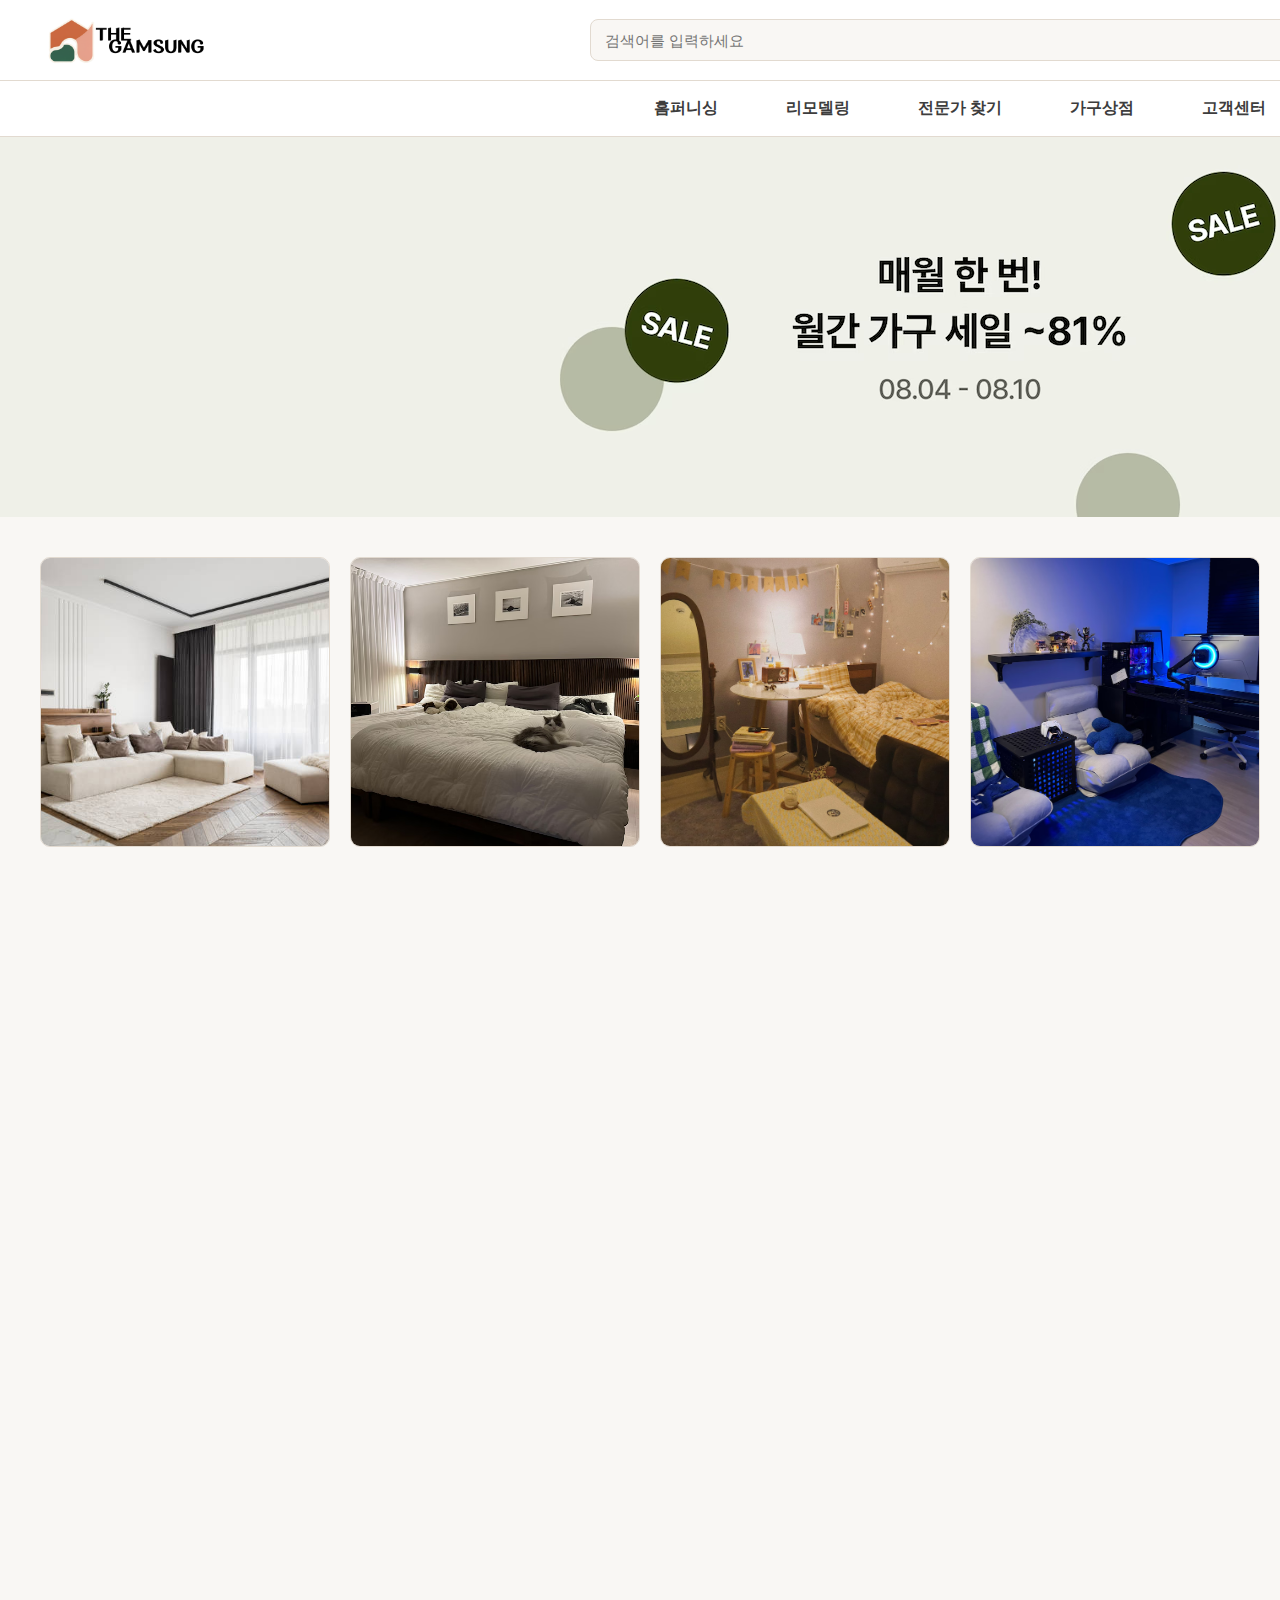
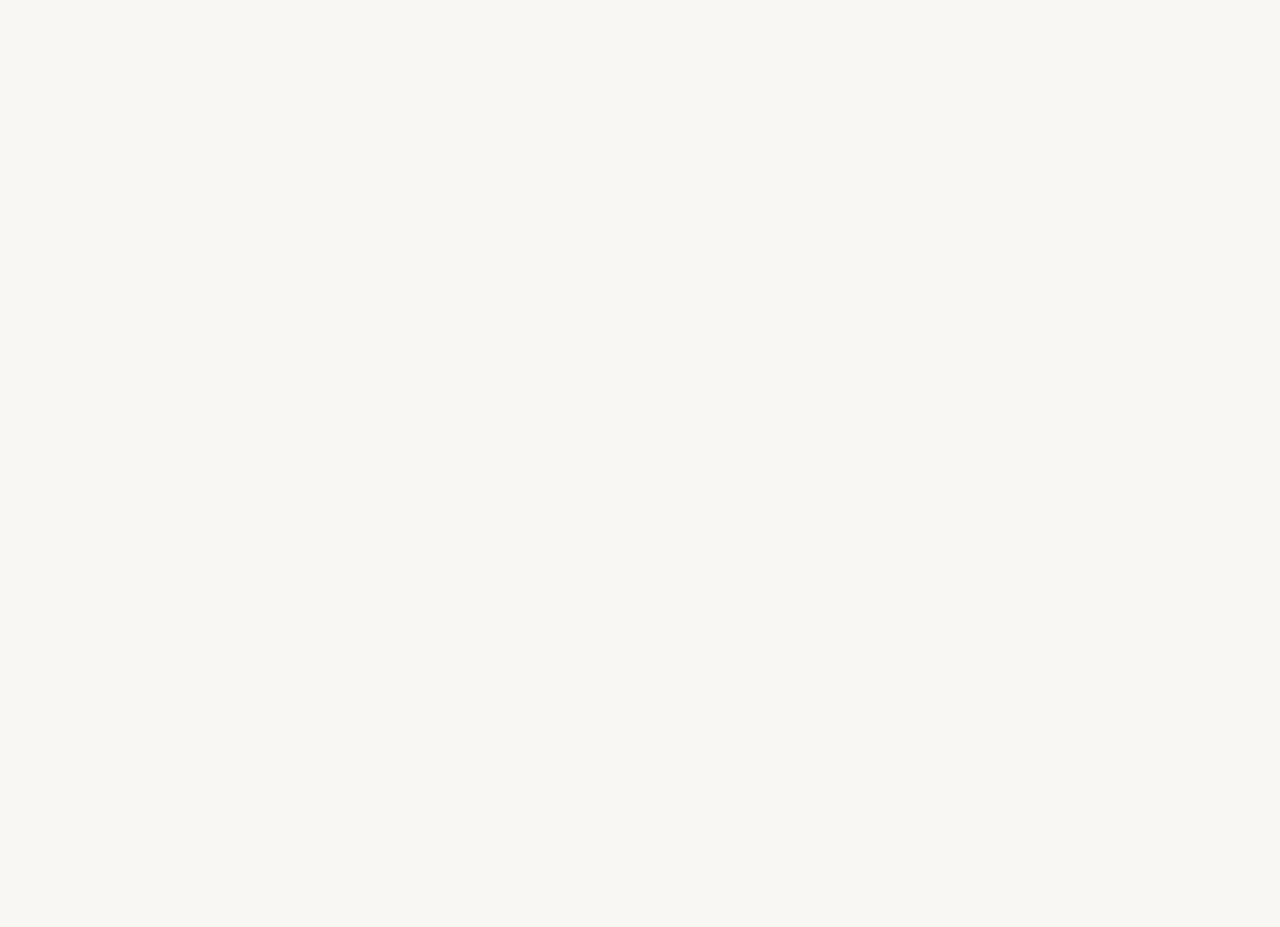
<file: index.html>
<!DOCTYPE html>
<html lang="ko">
   <head>
      <meta charset="UTF-8" />
      <meta name="viewport" content="width=device-width, initial-scale=1" />
      <title>The GamSung</title>
      <link rel="stylesheet" href="./css/style.css" />
      <link rel="stylesheet" href="./css/index.css" />
   </head>
   <body>
      <div id="wrap">
         <header class="hs-header">
            <div class="hs-top">
               <a class="hs-logo" href="./index.html">
                  <img src="./img/logo/logo (4).png" alt="The GamSung 로고" />
               </a>

               <form class="hs-search" action="/search" role="search">
                  <input type="search" name="q" placeholder="검색어를 입력하세요" aria-label="검색" />
                  <button type="submit" aria-label="검색">검색</button>
               </form>

               <nav class="hs-utils" aria-label="로그인 영역">
                  <span data-auth="guest">
                     <a href="./login.html">로그인</a>
                     <a href="./signup.html">회원가입</a>
                  </span>
                  <span data-auth="user" class="hide">
                     <a href="/mypage">마이페이지</a>
                     <button type="button" id="logout-btn" class="linklike">로그아웃</button>
                  </span>
               </nav>
            </div>

            <nav class="hs-gnb" aria-label="주요 카테고리">
               <ul class="hs-gnb-list">
                  <li><a href="./homefurnishing.html">홈퍼니싱</a></li>
                  <li><a href="./remodeling.html">리모델링</a></li>
                  <li><a href="./experts.html">전문가 찾기</a></li>
                  <li><a href="./shop.html">가구상점</a></li>
                  <li><a href="./help.html">고객센터</a></li>
               </ul>
            </nav>
         </header>

         <main class="content">
            <div class="benner">
               <img src="./img/imgs/benner/v1-398976068386944.avif" alt="메인 배너" />
            </div>

            <section class="itemcard" aria-label="추천 상품">
               <article class="card">
                  <img src="./img/imgs/interior (18).jpg" alt="제품 이미지 1" />
               </article>
               <article class="card">
                  <img src=" ./img/imgs/interior (2).avif" alt="제품 이미지 2" />
               </article>
               <article class="card">
                  <img src="./img/imgs/interior (4).avif" alt="제품 이미지 3" />
               </article>
               <article class="card">
                  <img src="./img/imgs/interior (5).avif" alt="제품 이미지 4" />
               </article>
               <article class="card">
                  <img src="./img/imgs/interior (11).jpg" alt="제품 이미지 5" />
               </article>
               <article class="card">
                  <img src="./img/imgs/interior (15).jpg" alt="제품 이미지 6" />
               </article>
            </section>

            <section class="split-hero-list" aria-label="라이프스타일 섹션">
               <div class="split-left">
                  <img src="./img/imgs/benner/pexels-element5-1125135.jpg" alt="라이프스타일 이미지" />
               </div>
               <div class="split-right">
                  <div class="prod-grid" aria-label="상품 리스트">
                     <article class="prod">
                        <img src="./img/imgs/interior (15).jpg" alt="상품 이미지 1" />
                     </article>
                     <article class="prod">
                        <img src="./img/imgs/interior (16).jpg" alt="상품 이미지 2" />
                     </article>
                     <article class="prod">
                        <img src="./img/imgs/interior (17).jpg" alt="상품 이미지 3" />
                     </article>
                     <article class="prod">
                        <img src="./img/imgs/interior (18).jpg" alt="상품 이미지 4" />
                     </article>
                     <article class="prod">
                        <img src="./img/imgs/interior (13).jpg" alt="상품 이미지 5" />
                     </article>
                     <article class="prod">
                        <img src="./img/imgs/interior (20).jpg" alt="상품 이미지 6" />
                     </article>
                  </div>
               </div>
            </section>
         </main>
      </div>

      <script>
         const authed = localStorage.getItem('auth') === '1';
         const guest = document.querySelector('[data-auth="guest"]');
         const user = document.querySelector('[data-auth="user"]');
         if (guest && user) {
            guest.classList.toggle('hide', authed);
            user.classList.toggle('hide', !authed);
         }
         const logoutBtn = document.getElementById('logout-btn');
         if (logoutBtn) {
            logoutBtn.addEventListener('click', () => {
               localStorage.removeItem('auth');
               location.reload();
            });
         }
      </script>
   </body>
</html>
</file>
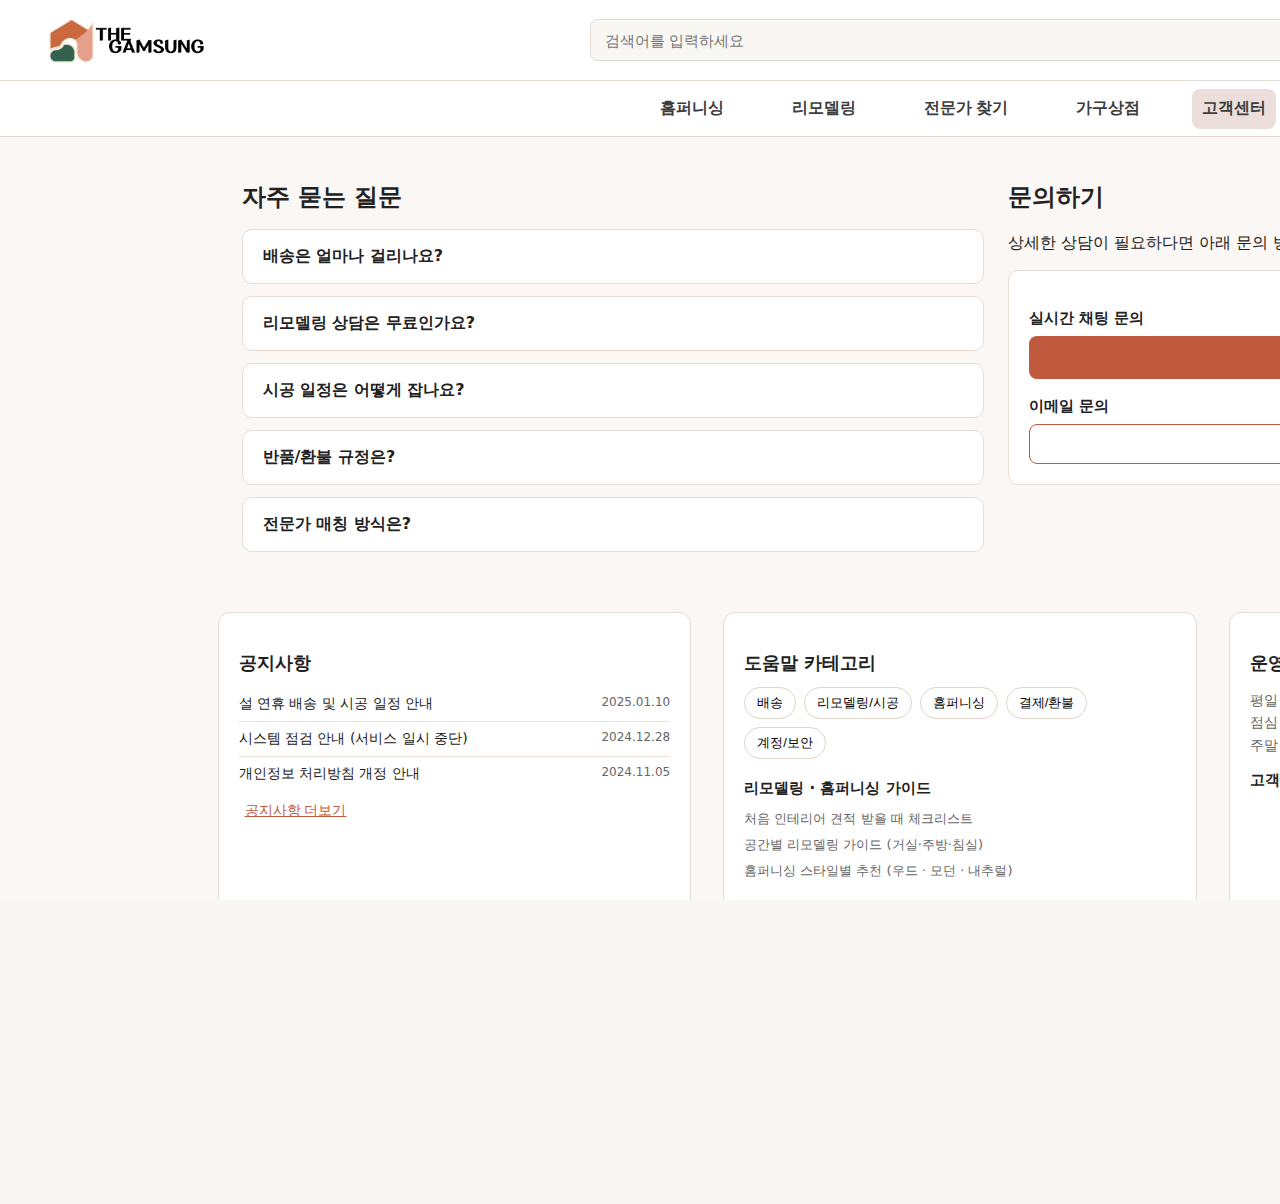
<file: help.html>
<!DOCTYPE html>
<html lang="ko">
   <head>
      <meta charset="UTF-8" />
      <meta name="viewport" content="width=device-width, initial-scale=1" />
      <title>The GamSung · 고객센터</title>
      <link rel="stylesheet" href="./css/style.css" />
      <link rel="stylesheet" href="./css/index.css" />
      <link rel="stylesheet" href="./css/help.css" />
   </head>

   <body>
      <div id="wrap">
         <header class="hs-header">
            <div class="hs-top">
               <a class="hs-logo" href="./index.html">
                  <img src="./img/logo/logo (4).png" alt="The GamSung 로고" />
               </a>

               <form class="hs-search" action="/search" role="search">
                  <input type="search" name="q" placeholder="검색어를 입력하세요" aria-label="검색" />
                  <button type="submit" aria-label="검색">검색</button>
               </form>

               <nav class="hs-utils" aria-label="로그인 영역">
                  <span data-auth="guest">
                     <a href="./login.html">로그인</a>
                     <a href="./signup.html">회원가입</a>
                  </span>
                  <span data-auth="user" class="hide">
                     <a href="./mypage.html">마이페이지</a>
                     <button type="button" id="logout-btn" class="linklike">로그아웃</button>
                  </span>
               </nav>
            </div>

            <nav class="hs-gnb">
               <ul class="hs-gnb-list">
                  <li><a href="./homefurnishing.html">홈퍼니싱</a></li>
                  <li><a href="./remodeling.html">리모델링</a></li>
                  <li><a href="./experts.html">전문가 찾기</a></li>
                  <li><a href="./shop.html">가구상점</a></li>
                  <li class="is-active"><a href="./help.html">고객센터</a></li>
               </ul>
            </nav>
         </header>

         <main class="help-container">
            <!-- 상단 2열 -->
            <div class="help-layout">
               <!-- FAQ -->
               <section class="help-faq">
                  <h2>자주 묻는 질문</h2>

                  <div class="faq-list">
                     <details>
                        <summary>배송은 얼마나 걸리나요?</summary>
                        <p>상품과 지역에 따라 다르며, 보통 평일 기준 2~5일 소요됩니다.</p>
                     </details>

                     <details>
                        <summary>리모델링 상담은 무료인가요?</summary>
                        <p>네, 전문가와의 사전 상담은 모두 무료로 진행됩니다.</p>
                     </details>

                     <details>
                        <summary>시공 일정은 어떻게 잡나요?</summary>
                        <p>상담 후 희망 일정과 현장 상황을 고려해 시공팀이 안내드립니다.</p>
                     </details>

                     <details>
                        <summary>반품/환불 규정은?</summary>
                        <p>제품 수령 후 7일 이내, 미사용 상품에 대해 가능합니다.</p>
                     </details>

                     <details>
                        <summary>전문가 매칭 방식은?</summary>
                        <p>희망 스타일·예산·지역을 기반으로 가장 적합한 전문가를 추천합니다.</p>
                     </details>
                  </div>
               </section>

               <!-- 문의하기 -->
               <div>
                  <h2>문의하기</h2>
                  <p>상세한 상담이 필요하다면 아래 문의 방법을 이용해주세요.</p>
                  <aside class="help-side">
                     <h3>실시간 채팅 문의</h3>
                     <a href="/contact" class="help-btn-primary">1:1 문의하기</a>

                     <h3>이메일 문의</h3>
                     <a href="mailto:support@gamsung.com" class="help-btn-secondary">이메일 보내기</a>
                  </aside>
               </div>
            </div>

            <!-- 하단 -->
            <div class="help-footer-wrap">
               <section class="help-footer">
                  <!-- 공지사항 -->
                  <div class="help-foot-col">
                     <h3>공지사항</h3>
                     <ul class="help-notice-list">
                        <li>
                           <a href="#">설 연휴 배송 및 시공 일정 안내</a>
                           <span class="date">2025.01.10</span>
                        </li>
                        <li>
                           <a href="#">시스템 점검 안내 (서비스 일시 중단)</a>
                           <span class="date">2024.12.28</span>
                        </li>
                        <li>
                           <a href="#">개인정보 처리방침 개정 안내</a>
                           <span class="date">2024.11.05</span>
                        </li>
                     </ul>
                     <button type="button" class="help-link-btn">공지사항 더보기</button>
                  </div>

                  <!-- 도움말 + 가이드 + 상담현황 + 후기 -->
                  <div class="help-foot-col">
                     <h3>도움말 카테고리</h3>

                     <div class="help-chip-wrap">
                        <button class="help-chip">배송</button>
                        <button class="help-chip">리모델링/시공</button>
                        <button class="help-chip">홈퍼니싱</button>
                        <button class="help-chip">결제/환불</button>
                        <button class="help-chip">계정/보안</button>
                     </div>

                     <div class="help-guide">
                        <h4>리모델링 · 홈퍼니싱 가이드</h4>
                        <ul class="help-guide-list">
                           <li>처음 인테리어 견적 받을 때 체크리스트</li>
                           <li>공간별 리모델링 가이드 (거실·주방·침실)</li>
                           <li>홈퍼니싱 스타일별 추천 (우드 · 모던 · 내추럴)</li>
                        </ul>
                     </div>

                     <div class="help-status">
                        <h4>상담 현황</h4>
                        <p class="help-status-main">현재 상담 가능 상태입니다.</p>
                        <p class="help-status-sub">예상 응답 시간: 10분 이내 · 대기 팀: 3팀</p>
                     </div>

                     <div class="help-review">
                        <h4>고객 후기</h4>
                        <ul class="help-review-list">
                           <li>“상담이 너무 친절했고, 실제 시공 결과도 만족스러웠어요.” · 박OO</li>
                           <li>“처음 인테리어라 막막했는데 가이드 덕분에 정리가 됐어요.” · 이OO</li>
                        </ul>
                     </div>
                  </div>

                  <!-- 운영 안내 -->
                  <div class="help-foot-col">
                     <h3>운영 안내</h3>
                     <p class="help-hours">
                        평일 10:00 ~ 18:00<br />
                        점심 12:00 ~ 13:00<br />
                        주말 · 공휴일 휴무
                     </p>
                     <p class="help-phone">고객센터 1544-0000</p>
                  </div>
               </section>
            </div>
         </main>
      </div>

      <script>
         const authed = localStorage.getItem('auth') === '1';
         const guest = document.querySelector('[data-auth="guest"]');
         const user = document.querySelector('[data-auth="user"]');

         if (guest && user) {
            guest.classList.toggle('hide', authed);
            user.classList.toggle('hide', !authed);
         }

         const logoutBtn = document.getElementById('logout-btn');
         if (logoutBtn) {
            logoutBtn.addEventListener('click', () => {
               localStorage.removeItem('auth');
               location.reload();
            });
         }
      </script>
   </body>
</html>
</file>
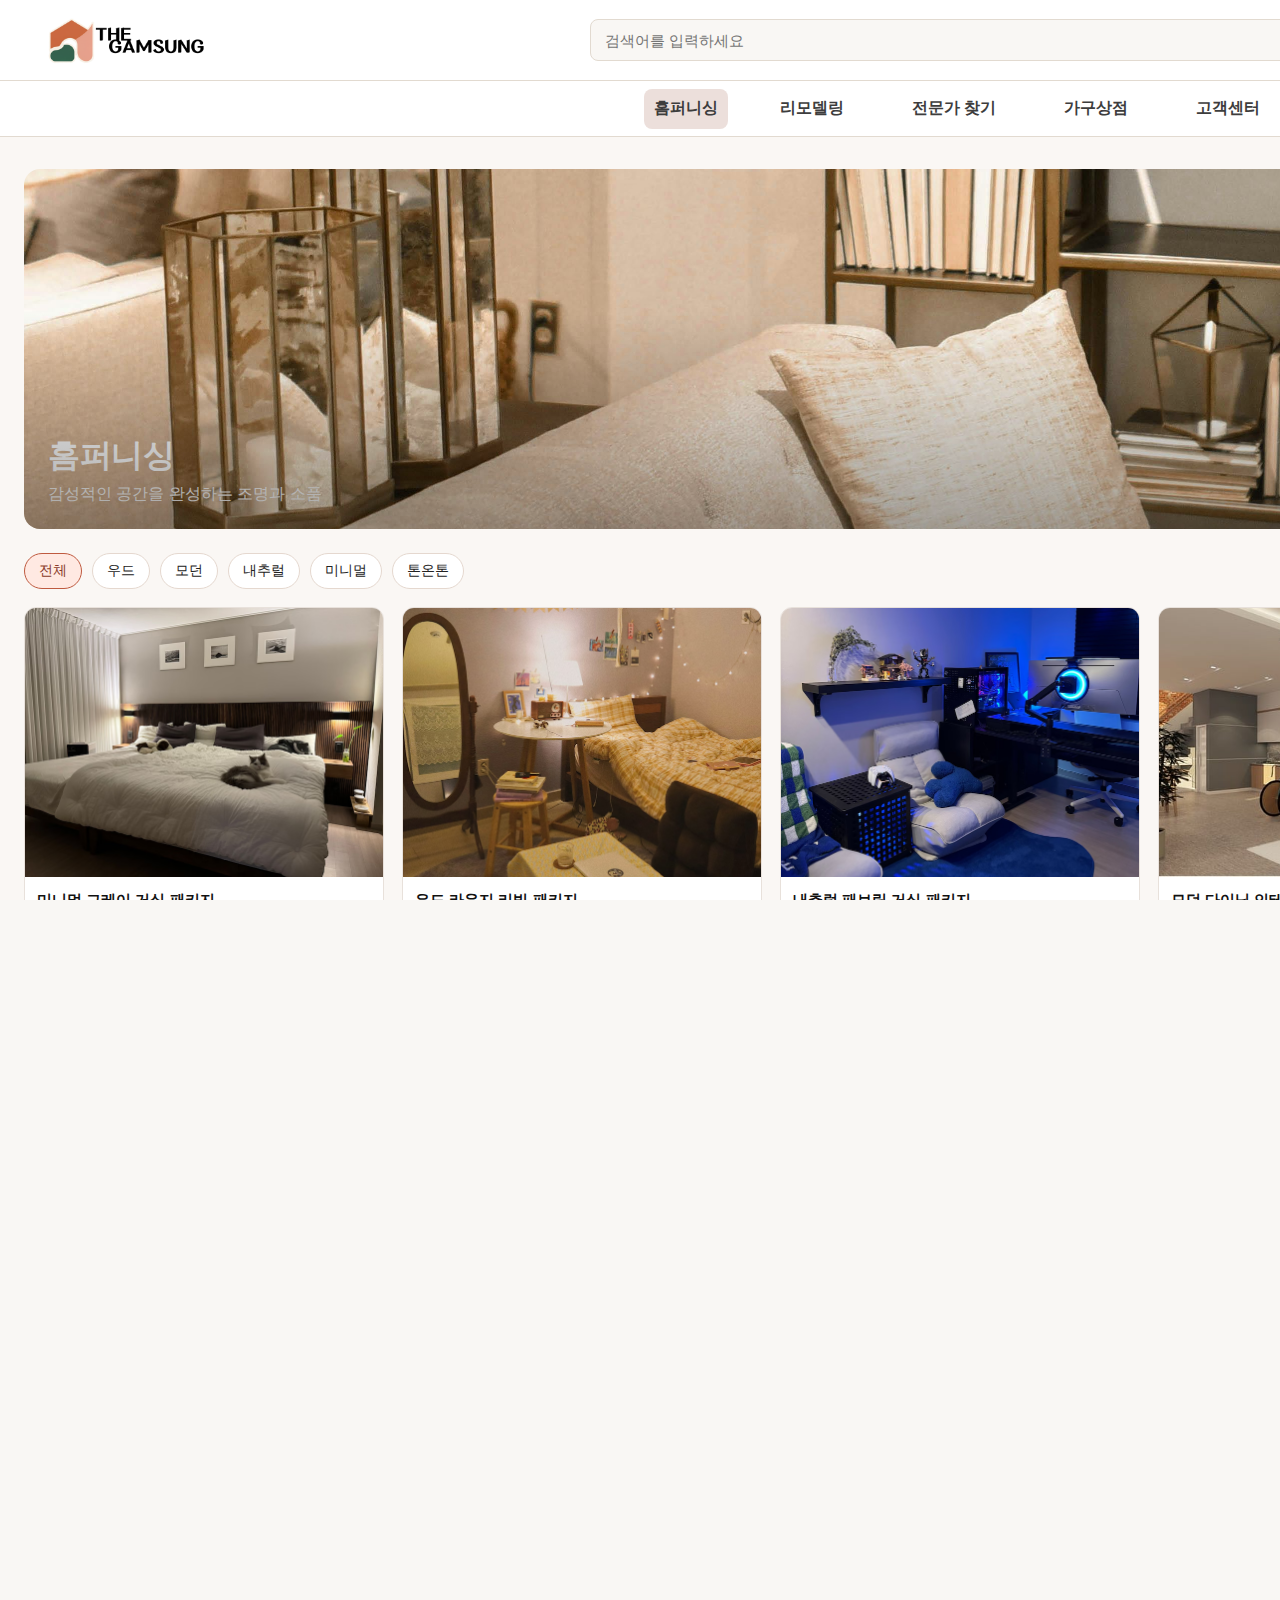
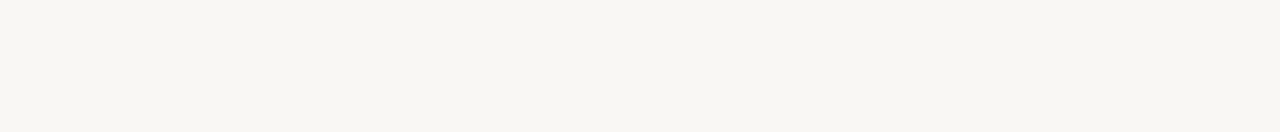
<file: homefurnishing.html>
<!DOCTYPE html>
<html lang="ko">
  <head>
    <meta charset="UTF-8" />
    <meta name="viewport" content="width=device-width, initial-scale=1" />
    <title>The GamSung · 홈퍼니싱</title>
    <!-- 공통 스타일 -->
    <link rel="stylesheet" href="./css/style.css" />
    <link rel="stylesheet" href="./css/index.css" />
    <!-- 홈퍼니싱 전용 스타일 -->
    <link rel="stylesheet" href="./css/homefurnishing.css" />
  </head>

  <body>
    <div id="wrap">
      <!-- ================= 헤더 ================= -->
      <header class="hs-header">
        <div class="hs-top">
          <a class="hs-logo" href="./index.html">
            <img src="./img/logo/logo (4).png" alt="The GamSung 로고" />
          </a>

          <form class="hs-search" action="/search" role="search">
            <input type="search" name="q" placeholder="검색어를 입력하세요" aria-label="검색" />
            <button type="submit" aria-label="검색">검색</button>
          </form>

          <nav class="hs-utils" aria-label="로그인 영역">
            <span data-auth="guest">
              <a href="./login.html">로그인</a>
              <a href="./signup.html">회원가입</a>
            </span>
            <span data-auth="user" class="hide">
              <a href="./mypage.html">마이페이지</a>
              <button type="button" id="logout-btn" class="linklike">로그아웃</button>
            </span>
          </nav>
        </div>

        <nav class="hs-gnb" aria-label="주요 카테고리">
          <ul class="hs-gnb-list">
            <li class="is-active"><a href="./homefurnishing.html">홈퍼니싱</a></li>
            <li><a href="./remodeling.html">리모델링</a></li>
            <li><a href="./experts.html">전문가 찾기</a></li>
            <li><a href="./shop.html">가구상점</a></li>
            <li><a href="./help.html">고객센터</a></li>
          </ul>
        </nav>
      </header>

      <!-- ================= 메인 ================= -->
      <main class="hf-container">
        <!-- 히어로 영역 -->
        <section class="hf-hero">
          <img src="./img/imgs/benner/pexels-element5-1125135.jpg" alt="홈퍼니싱 배너" />
          <div class="hf-hero-text">
            <h1>홈퍼니싱</h1>
            <p>감성적인 공간을 완성하는 조명과 소품</p>
          </div>
        </section>

        <!-- 카테고리 필터 버튼 -->
        <section class="hf-category" aria-label="홈퍼니싱 스타일 필터">
          <button class="hf-btn active">전체</button>
          <button class="hf-btn">우드</button>
          <button class="hf-btn">모던</button>
          <button class="hf-btn">내추럴</button>
          <button class="hf-btn">미니멀</button>
          <button class="hf-btn">톤온톤</button>
        </section>

        <!-- 카드 그리드 -->
        <section class="hf-grid" aria-label="홈퍼니싱 견적 목록">
          <!-- 1줄 -->
          <article class="hf-card" data-type="미니멀">
            <img src="./img/imgs/interior (2).avif" alt="미니멀 그레이 거실" />
            <h3>미니멀 그레이 거실 패키지</h3>
            <p>기본 견적 ₩1,200,000</p>
          </article>

          <article class="hf-card" data-type="우드">
            <img src="./img/imgs/interior (4).avif" alt="우드 라운지 거실" />
            <h3>우드 라운지 리빙 패키지</h3>
            <p>기본 견적 ₩1,500,000</p>
          </article>

          <article class="hf-card" data-type="내추럴">
            <img src="./img/imgs/interior (5).avif" alt="내추럴 패브릭 거실" />
            <h3>내추럴 패브릭 거실 패키지</h3>
            <p>기본 견적 ₩1,600,000</p>
          </article>

          <article class="hf-card" data-type="모던">
            <img src="./img/imgs/interior (11).jpg" alt="모던 다이닝 인테리어" />
            <h3>모던 다이닝 인테리어 패키지</h3>
            <p>기본 견적 ₩1,700,000</p>
          </article>

          <article class="hf-card" data-type="톤온톤">
            <img src="./img/imgs/interior (13).jpg" alt="톤온톤 베이지 거실" />
            <h3>톤온톤 베이지 거실 패키지</h3>
            <p>기본 견적 ₩1,400,000</p>
          </article>

          <!-- 2줄 -->
          <article class="hf-card" data-type="내추럴">
            <img src="./img/imgs/interior (15).jpg" alt="내추럴 라운지 소파" />
            <h3>내추럴 라운지 소파 패키지</h3>
            <p>기본 견적 ₩1,300,000</p>
          </article>

          <article class="hf-card" data-type="우드">
            <img src="./img/imgs/interior (16).jpg" alt="우드 & 그린 다이닝" />
            <h3>우드&그린 다이닝 패키지</h3>
            <p>기본 견적 ₩1,800,000</p>
          </article>

          <article class="hf-card" data-type="모던">
            <img src="./img/imgs/interior (17).jpg" alt="모던 포인트 월 거실" />
            <h3>모던 포인트 월 거실 패키지</h3>
            <p>기본 견적 ₩1,900,000</p>
          </article>

          <article class="hf-card" data-type="미니멀">
            <img src="./img/imgs/interior (18).jpg" alt="미니멀 화이트 침실" />
            <h3>미니멀 화이트 침실 패키지</h3>
            <p>기본 견적 ₩1,300,000</p>
          </article>

          <article class="hf-card" data-type="톤온톤">
            <img src="./img/imgs/interior (20).jpg" alt="톤온톤 크림 키친" />
            <h3>톤온톤 크림 키친 패키지</h3>
            <p>기본 견적 ₩1,600,000</p>
          </article>

          <!-- 3줄 -->
          <article class="hf-card" data-type="우드">
            <img src="./img/imgs/interior (4).avif" alt="우드 러그 포인트 거실" />
            <h3>우드 러그 포인트 거실 패키지</h3>
            <p>기본 견적 ₩1,550,000</p>
          </article>

          <article class="hf-card" data-type="내추럴">
            <img src="./img/imgs/interior (5).avif" alt="내추럴 소파 & 쿠션" />
            <h3>내추럴 소파&쿠션 홈퍼니싱 패키지</h3>
            <p>기본 견적 ₩1,250,000</p>
          </article>

          <article class="hf-card" data-type="미니멀">
            <img src="./img/imgs/interior (15).jpg" alt="미니멀 라운지 체어" />
            <h3>미니멀 라운지 체어 패키지</h3>
            <p>기본 견적 ₩1,100,000</p>
          </article>

          <article class="hf-card" data-type="모던">
            <img src="./img/imgs/interior (16).jpg" alt="모던 라인 조명 거실" />
            <h3>모던 라인 조명 거실 패키지</h3>
            <p>기본 견적 ₩1,850,000</p>
          </article>

          <article class="hf-card" data-type="톤온톤">
            <img src="./img/imgs/interior (11).jpg" alt="톤온톤 브라운 다이닝" />
            <h3>톤온톤 브라운 다이닝 패키지</h3>
            <p>기본 견적 ₩1,750,000</p>
          </article>
        </section>
      </main>
    </div>

    <!-- ================= 스크립트 ================= -->
    <script>
      // 로그인 상태 토글
      const authed = localStorage.getItem("auth") === "1";
      const guest = document.querySelector('[data-auth="guest"]');
      const user = document.querySelector('[data-auth="user"]');

      if (guest && user) {
        guest.classList.toggle("hide", authed);
        user.classList.toggle("hide", !authed);
      }

      const logoutBtn = document.getElementById("logout-btn");
      if (logoutBtn) {
        logoutBtn.addEventListener("click", () => {
          localStorage.removeItem("auth");
          location.reload();
        });
      }

      // 홈퍼니싱 카테고리 필터
      const filterButtons = document.querySelectorAll(".hf-btn");
      const cards = document.querySelectorAll(".hf-card");

      filterButtons.forEach((button) => {
        button.addEventListener("click", () => {
          const category = button.textContent.trim(); // '전체', '우드' 등

          // 버튼 active 토글
          filterButtons.forEach((btn) => btn.classList.remove("active"));
          button.classList.add("active");

          // 카드 필터링
          cards.forEach((card) => {
            const type = card.dataset.type;

            if (category === "전체" || type === category) {
              card.style.display = "";
            } else {
              card.style.display = "none";
            }
          });
        });
      });
    </script>
  </body>
</html>
</file>
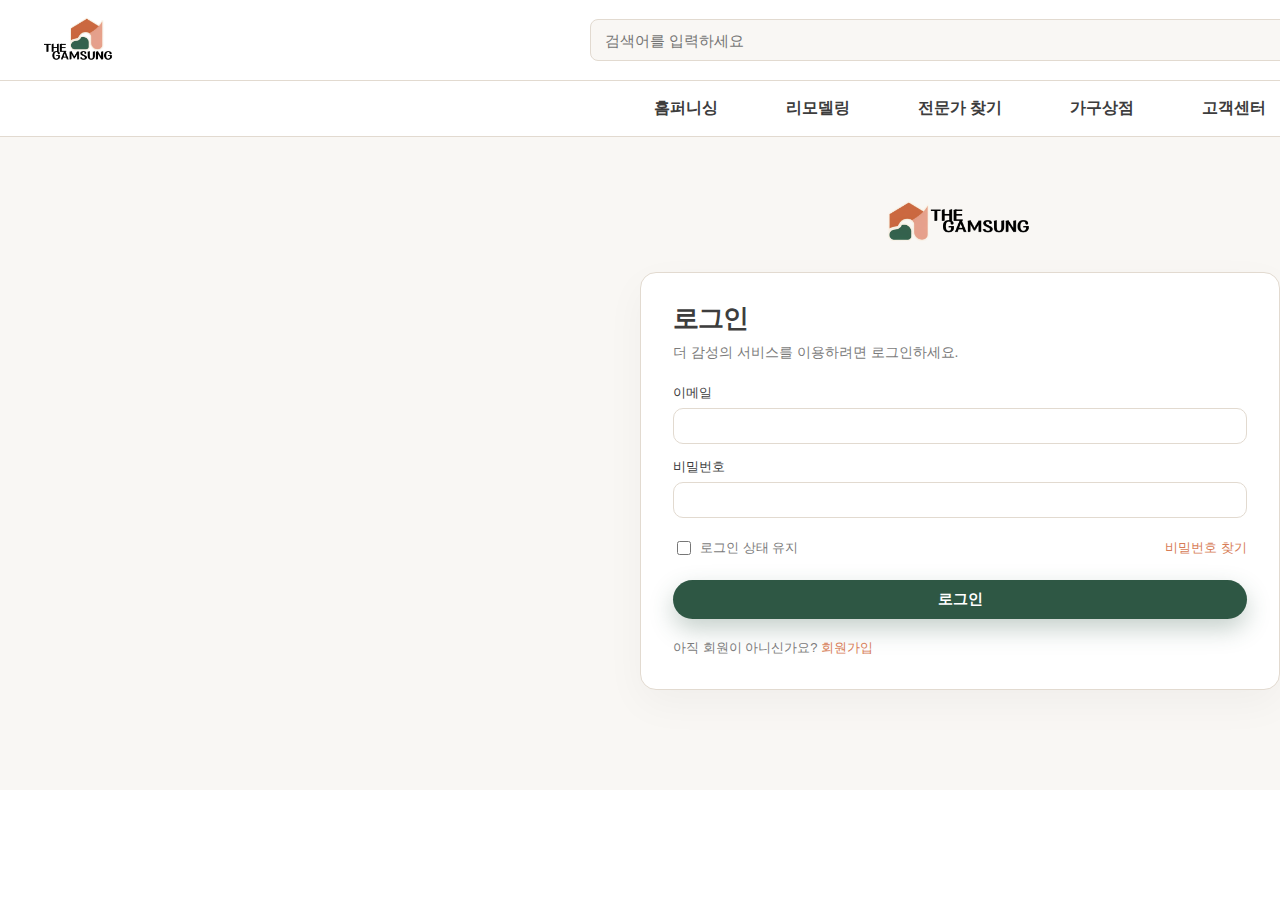
<file: login.html>
<!DOCTYPE html>
<html lang="ko">
  <head>
    <meta charset="UTF-8" />
    <meta name="viewport" content="width=device-width, initial-scale=1" />
    <title>The GamSung · 로그인</title>
    <link rel="stylesheet" href="./css/style.css" />
    <link rel="stylesheet" href="./css/index.css" />
    <link rel="stylesheet" href="./css/auth.css" />
  </head>

  <body>
    <div id="wrap">
      <header class="hs-header">
        <div class="hs-top">
          <a class="hs-logo" href="./index.html">
            <img src="./img/logo/logo (3).png" alt="The GamSung 로고" />
          </a>

          <form class="hs-search" role="search">
            <input type="search" placeholder="검색어를 입력하세요" />
            <button type="submit">검색</button>
          </form>

          <nav class="hs-utils">
            <span data-auth="guest">
              <a href="./login.html">로그인</a>
              <a href="./signup.html">회원가입</a>
            </span>
            <span data-auth="user" class="hide">
              <a href="./mypage.html">마이페이지</a>
              <button id="logout-btn" class="linklike">로그아웃</button>
            </span>
          </nav>
        </div>

        <nav class="hs-gnb">
          <ul class="hs-gnb-list">
            <li><a href="./homefurnishing.html">홈퍼니싱</a></li>
            <li><a href="./remodeling.html">리모델링</a></li>
            <li><a href="./experts.html">전문가 찾기</a></li>
            <li><a href="./shop.html">가구상점</a></li>
            <li><a href="./help.html">고객센터</a></li>
          </ul>
        </nav>
      </header>

      <main class="auth-container">
        <div class="auth-logo">
          <img src="./img/logo/logo (4).png" alt="더 감성 로고" />
        </div>

        <section class="auth-panel auth-login">
          <div class="auth-header">
            <h1>로그인</h1>
            <p>더 감성의 서비스를 이용하려면 로그인하세요.</p>
          </div>

          <form class="auth-form" id="login-form">
            <div class="auth-grid">
              <div class="auth-field">
                <label>이메일</label>
                <input type="email" required />
              </div>

              <div class="auth-field">
                <label>비밀번호</label>
                <input type="password" required />
              </div>
            </div>

            <div class="auth-row">
              <label class="auth-check">
                <input type="checkbox" />
                <span>로그인 상태 유지</span>
              </label>
              <a class="auth-link" href="#">비밀번호 찾기</a>
            </div>

            <button type="submit" class="auth-btn primary">로그인</button>

            <p class="auth-subtext">
              아직 회원이 아니신가요?
              <a href="./signup.html" class="auth-link">회원가입</a>
            </p>
          </form>
        </section>
      </main>
    </div>

    <script>
      const loginForm = document.getElementById("login-form");
      loginForm.addEventListener("submit", (e) => {
        e.preventDefault();
        localStorage.setItem("auth", "1");
        alert("로그인 되었습니다.");
        location.href = "./index.html";
      });

      const authed = localStorage.getItem("auth") === "1";
      document.querySelector('[data-auth="guest"]').classList.toggle("hide", authed);
      document.querySelector('[data-auth="user"]').classList.toggle("hide", !authed);
    </script>
  </body>
</html>
</file>
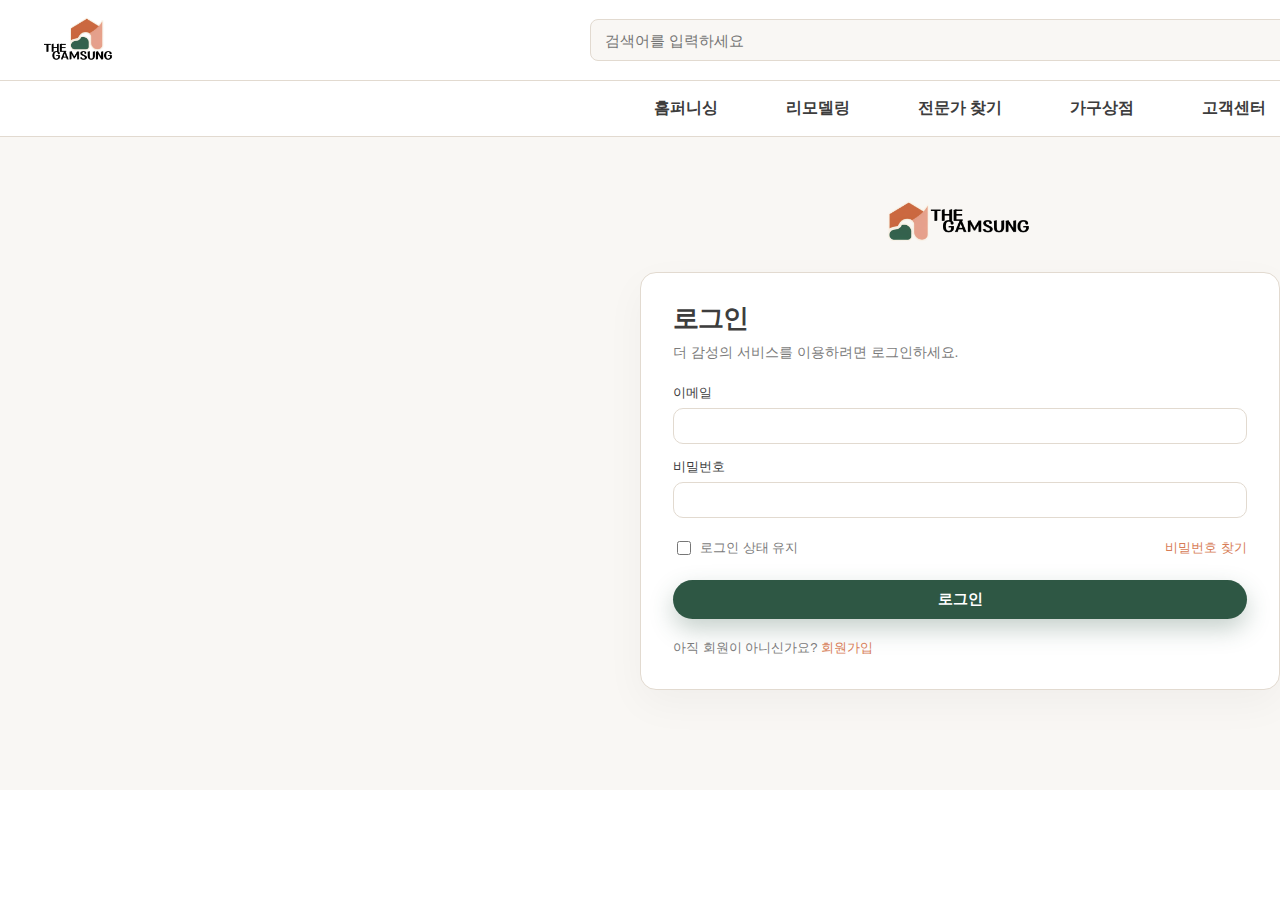
<file: mypage.html>
<!DOCTYPE html>
<html lang="ko">
  <head>
    <meta charset="UTF-8" />
    <meta name="viewport" content="width=device-width, initial-scale=1" />
    <title>The GamSung · 마이페이지</title>
    <link rel="stylesheet" href="./css/style.css" />
    <link rel="stylesheet" href="./css/index.css" />
    <link rel="stylesheet" href="./css/mypage.css" />
  </head>

  <body>
    <div id="wrap">
      <!-- ================= 헤더 ================= -->
      <header class="hs-header">
        <div class="hs-top">
          <a class="hs-logo" href="./index.html">
            <img src="./img/logo/logo (4).png" alt="The GamSung 로고" />
          </a>

          <form class="hs-search" action="/search" role="search">
            <input type="search" name="q" placeholder="검색어를 입력하세요" aria-label="검색" />
            <button type="submit" aria-label="검색">검색</button>
          </form>

          <nav class="hs-utils" aria-label="로그인 영역">
            <span data-auth="guest">
              <a href="./login.html">로그인</a>
              <a href="./signup.html">회원가입</a>
            </span>
            <span data-auth="user" class="hide">
              <a href="./mypage.html">마이페이지</a>
              <button type="button" id="logout-btn" class="linklike">로그아웃</button>
            </span>
          </nav>
        </div>

        <nav class="hs-gnb" aria-label="주요 카테고리">
          <ul class="hs-gnb-list">
            <li><a href="./homefurnishing.html">홈퍼니싱</a></li>
            <li><a href="./remodeling.html">리모델링</a></li>
            <li><a href="./experts.html">전문가 찾기</a></li>
            <li><a href="./shop.html">가구상점</a></li>
            <li><a href="./help.html">고객센터</a></li>
          </ul>
        </nav>
      </header>

      <!-- ================= 메인 ================= -->
      <main class="mypage-container">
        <div class="mypage-inner">
          <!-- 요약 카드 -->
          <section class="mypage-summary">
            <div class="mypage-summary-card">
              <p class="summary-label">회원 등급</p>
              <p class="summary-value">Warm Terracotta</p>
              <p class="summary-sub">감성 지수 상위 12%</p>
            </div>
            <div class="mypage-summary-card">
              <p class="summary-label">적립 포인트</p>
              <p class="summary-value">25,300P</p>
              <p class="summary-sub">가구상점 주문 시 사용 가능</p>
            </div>
            <div class="mypage-summary-card">
              <p class="summary-label">진행 중 상담</p>
              <p class="summary-value">2건</p>
              <p class="summary-sub">이번 주 방문 상담 1건 예정</p>
            </div>
          </section>

          <!-- 본문 레이아웃 -->
          <section class="mypage-layout">
            <!-- 사이드바 -->
            <aside class="mypage-sidebar">
              <div class="mypage-profile">
                <div class="mypage-avatar">
                  <span>IK</span>
                </div>
                <div class="mypage-profile-text">
                  <p class="mypage-name">이깡님</p>
                  <p class="mypage-meta">오늘도 감성 채우는 중</p>
                </div>
              </div>

              <ul class="mypage-menu">
                <li class="is-active" data-target="dashboard">
                  <button type="button">대시보드</button>
                </li>
                <li data-target="saved">
                  <button type="button">저장한 공간</button>
                </li>
                <li data-target="estimate">
                  <button type="button">견적 내역</button>
                </li>
                <li data-target="consult">
                  <button type="button">전문가 상담</button>
                </li>
                <li data-target="account">
                  <button type="button">계정 설정</button>
                </li>
              </ul>
            </aside>

            <!-- 메인 -->
            <section class="mypage-main">
              <header class="mypage-main-header">
                <h1>마이페이지</h1>
                <p>최근에 살펴본 홈퍼니싱, 리모델링, 전문가 상담 기록을 한 번에 모아봤어요.</p>
              </header>

              <!-- 패널: 대시보드 -->
              <div class="mypage-panel is-active" data-panel="dashboard">
                <div class="mypage-grid">
                  <section class="mypage-card">
                    <div class="mypage-card-header">
                      <h2>최근 본 공간</h2>
                      <a href="./homefurnishing.html">홈퍼니싱 바로가기</a>
                    </div>
                    <ul class="mypage-list">
                      <li>
                        <p class="mypage-list-title">테라코타 포인트 거실 패키지</p>
                        <p class="mypage-list-meta">기본 견적 ₩2,300,000 · 홈퍼니싱</p>
                      </li>
                      <li>
                        <p class="mypage-list-title">내추럴 우드 침실 스타일링</p>
                        <p class="mypage-list-meta">기본 견적 ₩1,580,000 · 홈퍼니싱</p>
                      </li>
                      <li>
                        <p class="mypage-list-title">딥그린 포인트 주방 리모델링</p>
                        <p class="mypage-list-meta">기본 견적 ₩4,200,000 · 리모델링</p>
                      </li>
                    </ul>
                  </section>

                  <section class="mypage-card">
                    <div class="mypage-card-header">
                      <h2>진행 중인 상담</h2>
                      <a href="./experts.html">전문가 찾기</a>
                    </div>
                    <ul class="mypage-list">
                      <li>
                        <p class="mypage-list-title">김지훈 디자이너와 거실 리모델링 상담</p>
                        <p class="mypage-list-meta">상태: 일정 조율 중 · 상담 방식: 방문 상담</p>
                      </li>
                      <li>
                        <p class="mypage-list-title">박서연 스타일리스트 홈퍼니싱 컨셉 제안</p>
                        <p class="mypage-list-meta">상태: 제안서 검토 중 · 상담 방식: 온라인</p>
                      </li>
                    </ul>
                  </section>

                  <section class="mypage-card">
                    <div class="mypage-card-header">
                      <h2>가구 위시리스트</h2>
                      <a href="./shop.html">가구상점</a>
                    </div>
                    <ul class="mypage-list">
                      <li>
                        <p class="mypage-list-title">테라코타 패브릭 소파 3인</p>
                        <p class="mypage-list-meta">₩890,000 · 오늘출발</p>
                      </li>
                      <li>
                        <p class="mypage-list-title">내추럴 우드 다이닝 테이블</p>
                        <p class="mypage-list-meta">₩590,000 · 한정수량</p>
                      </li>
                      <li>
                        <p class="mypage-list-title">그린 포인트 수납장</p>
                        <p class="mypage-list-meta">₩349,000 · 신상품</p>
                      </li>
                    </ul>
                  </section>

                  <section class="mypage-card">
                    <div class="mypage-card-header">
                      <h2>알림</h2>
                    </div>
                    <ul class="mypage-list">
                      <li>
                        <p class="mypage-list-title">이번 주 리모델링 상담 가능 일정이 업데이트 되었어요.</p>
                        <p class="mypage-list-meta">오늘 · 전문가 찾기</p>
                      </li>
                      <li>
                        <p class="mypage-list-title">가구상점 테라코타 컬렉션 한정 수량 입고 완료.</p>
                        <p class="mypage-list-meta">어제 · 가구상점</p>
                      </li>
                    </ul>
                  </section>
                </div>
              </div>

              <!-- 패널: 저장한 공간 -->
              <div class="mypage-panel" data-panel="saved">
                <section class="mypage-card full">
                  <div class="mypage-card-header">
                    <h2>저장한 공간</h2>
                    <a href="./homefurnishing.html">홈퍼니싱 전체 보기</a>
                  </div>
                  <ul class="mypage-list mypage-action-list">
                    <li class="mypage-item-with-action">
                      <div class="mypage-item-text">
                        <p class="mypage-list-title">톤온톤 베이지 거실 패키지</p>
                        <p class="mypage-list-meta">저장일: 2025.02.12 · 홈퍼니싱</p>
                      </div>
                      <button type="button" class="mypage-detail-btn" data-category="저장한 공간">자세히</button>
                    </li>
                    <li class="mypage-item-with-action">
                      <div class="mypage-item-text">
                        <p class="mypage-list-title">내추럴 우드 키친 스타일링</p>
                        <p class="mypage-list-meta">저장일: 2025.02.02 · 리모델링</p>
                      </div>
                      <button type="button" class="mypage-detail-btn" data-category="저장한 공간">자세히</button>
                    </li>
                    <li class="mypage-item-with-action">
                      <div class="mypage-item-text">
                        <p class="mypage-list-title">딥그린 포인트 침실 컨셉</p>
                        <p class="mypage-list-meta">저장일: 2025.01.28 · 홈퍼니싱</p>
                      </div>
                      <button type="button" class="mypage-detail-btn" data-category="저장한 공간">자세히</button>
                    </li>
                  </ul>
                </section>
              </div>

              <!-- 패널: 견적 내역 -->
              <div class="mypage-panel" data-panel="estimate">
                <section class="mypage-card full">
                  <div class="mypage-card-header">
                    <h2>견적 내역</h2>
                    <a href="./remodeling.html">리모델링 바로가기</a>
                  </div>
                  <ul class="mypage-list mypage-action-list">
                    <li class="mypage-item-with-action">
                      <div class="mypage-item-text">
                        <p class="mypage-list-title">거실+주방 리모델링 패키지</p>
                        <p class="mypage-list-meta">견적 ₩12,300,000 · 상태: 검토 중</p>
                      </div>
                      <button type="button" class="mypage-detail-btn" data-category="견적 내역">자세히</button>
                    </li>
                    <li class="mypage-item-with-action">
                      <div class="mypage-item-text">
                        <p class="mypage-list-title">침실 홈퍼니싱 패키지</p>
                        <p class="mypage-list-meta">견적 ₩2,100,000 · 상태: 상담 예정</p>
                      </div>
                      <button type="button" class="mypage-detail-btn" data-category="견적 내역">자세히</button>
                    </li>
                  </ul>
                </section>
              </div>

              <!-- 패널: 전문가 상담 -->
              <div class="mypage-panel" data-panel="consult">
                <section class="mypage-card full">
                  <div class="mypage-card-header">
                    <h2>전문가 상담 내역</h2>
                    <a href="./experts.html">전문가 리스트</a>
                  </div>
                  <ul class="mypage-list mypage-action-list">
                    <li class="mypage-item-with-action">
                      <div class="mypage-item-text">
                        <p class="mypage-list-title">거실 리모델링 1차 컨설팅</p>
                        <p class="mypage-list-meta">상담일: 2025.02.05 · 결과: 도면 제안 완료</p>
                      </div>
                      <button type="button" class="mypage-detail-btn" data-category="전문가 상담">자세히</button>
                    </li>
                    <li class="mypage-item-with-action">
                      <div class="mypage-item-text">
                        <p class="mypage-list-title">홈퍼니싱 스타일 제안</p>
                        <p class="mypage-list-meta">상담일: 2025.01.20 · 결과: 스타일 가이드 전달</p>
                      </div>
                      <button type="button" class="mypage-detail-btn" data-category="전문가 상담">자세히</button>
                    </li>
                  </ul>
                </section>
              </div>

              <!-- 패널: 계정 설정 -->
              <div class="mypage-panel" data-panel="account">
                <section class="mypage-card full">
                  <div class="mypage-card-header">
                    <h2>계정 설정</h2>
                    <button type="button" class="mypage-edit-all-btn">전체 수정</button>
                  </div>
                  <ul class="mypage-list mypage-settings-list">
                    <li class="mypage-settings-item">
                      <div class="mypage-settings-text">
                        <p class="mypage-list-title">기본 정보</p>
                        <p class="mypage-list-meta">이름, 연락처, 주소 관리</p>
                      </div>
                    </li>
                    <li class="mypage-settings-item">
                      <div class="mypage-settings-text">
                        <p class="mypage-list-title">알림 설정</p>
                        <p class="mypage-list-meta">이메일 / 문자 알림 수신 동의 설정</p>
                      </div>
                    </li>
                    <li class="mypage-settings-item">
                      <div class="mypage-settings-text">
                        <p class="mypage-list-title">보안 설정</p>
                        <p class="mypage-list-meta">비밀번호 변경, 로그인 이력 확인</p>
                      </div>
                    </li>
                  </ul>
                </section>
              </div>
            </section>
          </section>
        </div>
      </main>

      <!-- ================= 모달 ================= -->
      <div class="mypage-modal-backdrop" id="mypage-modal">
        <div class="mypage-modal">
          <button type="button" class="mypage-modal-close" aria-label="닫기">×</button>
          <p class="mypage-modal-category" id="modal-category"></p>
          <h2 class="mypage-modal-title" id="modal-title"></h2>
          <p class="mypage-modal-meta" id="modal-meta"></p>
          <p class="mypage-modal-desc">
            실제 서비스에서는 이 화면에서 상세 내역, 상담 진행 상황, 관련 이미지 등을 확인할 수 있어요.
          </p>
        </div>
      </div>
    </div>

    <script>
      // 로그인 안 되어 있으면 로그인 페이지로 이동
      if (localStorage.getItem("auth") !== "1") {
        alert("로그인이 필요합니다.");
        location.href = "./login.html";
      }

      // 헤더 로그인 영역 토글
      const guest = document.querySelector('[data-auth="guest"]');
      const user = document.querySelector('[data-auth="user"]');
      const authed = localStorage.getItem("auth") === "1";

      if (guest && user) {
        guest.classList.toggle("hide", authed);
        user.classList.toggle("hide", !authed);
      }

      // 로그아웃 버튼
      const logoutBtn = document.getElementById("logout-btn");
      if (logoutBtn) {
        logoutBtn.addEventListener("click", () => {
          localStorage.removeItem("auth");
          alert("로그아웃 되었습니다.");
          location.href = "./index.html";
        });
      }

      // 마이페이지 사이드 메뉴 / 패널 토글
      const menuItems = document.querySelectorAll(".mypage-menu li");
      const panels = document.querySelectorAll(".mypage-panel");

      menuItems.forEach((item) => {
        item.addEventListener("click", () => {
          const target = item.dataset.target;

          menuItems.forEach((li) => li.classList.remove("is-active"));
          item.classList.add("is-active");

          panels.forEach((panel) => {
            panel.classList.toggle("is-active", panel.dataset.panel === target);
          });
        });
      });

      // 모달 요소
      const modalBackdrop = document.getElementById("mypage-modal");
      const modalCategory = document.getElementById("modal-category");
      const modalTitle = document.getElementById("modal-title");
      const modalMeta = document.getElementById("modal-meta");
      const modalCloseBtn = document.querySelector(".mypage-modal-close");

      function openModal({ category, title, meta }) {
        modalCategory.textContent = category || "";
        modalTitle.textContent = title || "";
        modalMeta.textContent = meta || "";
        modalBackdrop.classList.add("is-open");
      }

      function closeModal() {
        modalBackdrop.classList.remove("is-open");
      }

      if (modalCloseBtn) {
        modalCloseBtn.addEventListener("click", closeModal);
      }

      if (modalBackdrop) {
        modalBackdrop.addEventListener("click", (e) => {
          if (e.target === modalBackdrop) {
            closeModal();
          }
        });
      }

      // "자세히" 버튼들 → 모달 열기
      const detailButtons = document.querySelectorAll(".mypage-detail-btn");

      detailButtons.forEach((btn) => {
        btn.addEventListener("click", () => {
          const li = btn.closest(".mypage-item-with-action");
          if (!li) return;

          const category = btn.dataset.category || "";
          const titleEl = li.querySelector(".mypage-list-title");
          const metaEl = li.querySelector(".mypage-list-meta");

          openModal({
            category,
            title: titleEl ? titleEl.textContent.trim() : "",
            meta: metaEl ? metaEl.textContent.trim() : "",
          });
        });
      });

      // 계정 설정 전체 수정 버튼 → 모달 활용
      const editAllBtn = document.querySelector(".mypage-edit-all-btn");
      if (editAllBtn) {
        editAllBtn.addEventListener("click", () => {
          openModal({
            category: "계정 설정",
            title: "계정 정보 전체 수정",
            meta: "기본 정보 · 알림 설정 · 보안 설정을 한 화면에서 관리할 수 있어요.",
          });
        });
      }
    </script>
  </body>
</html>
</file>
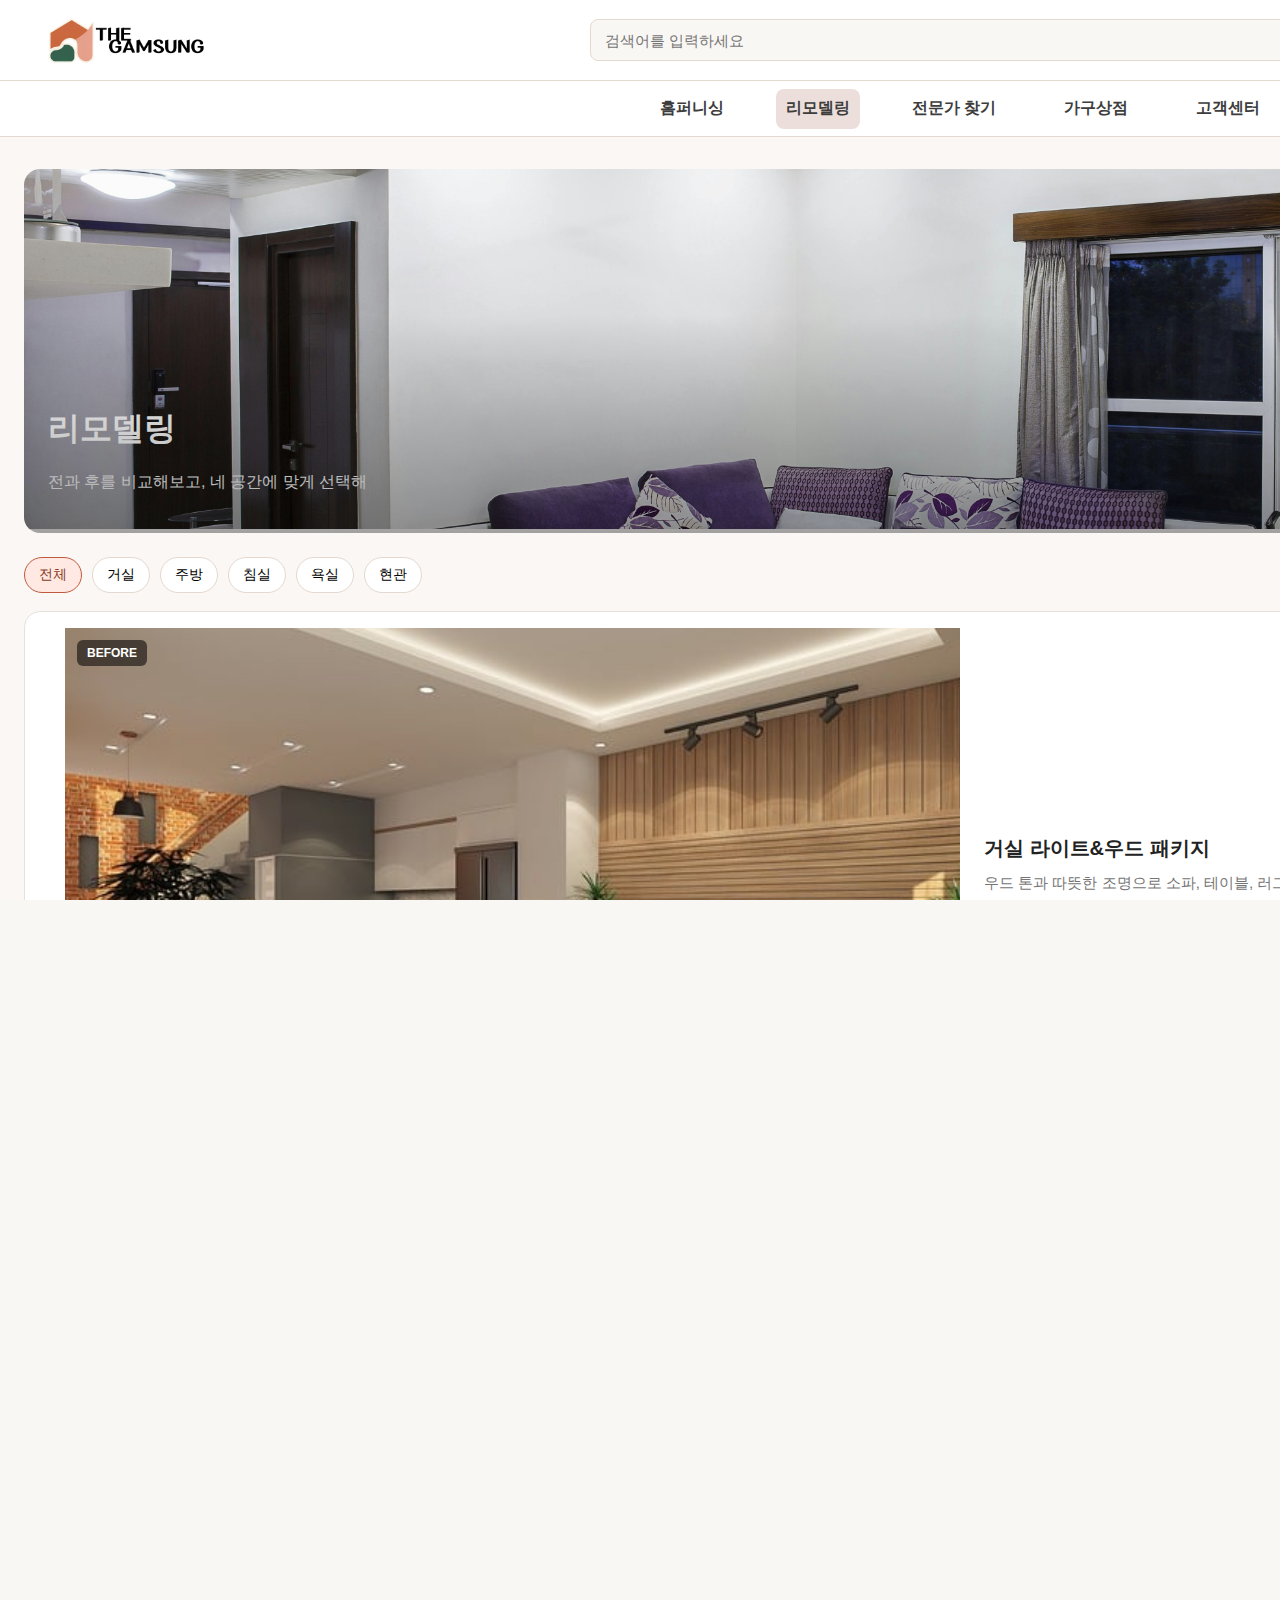
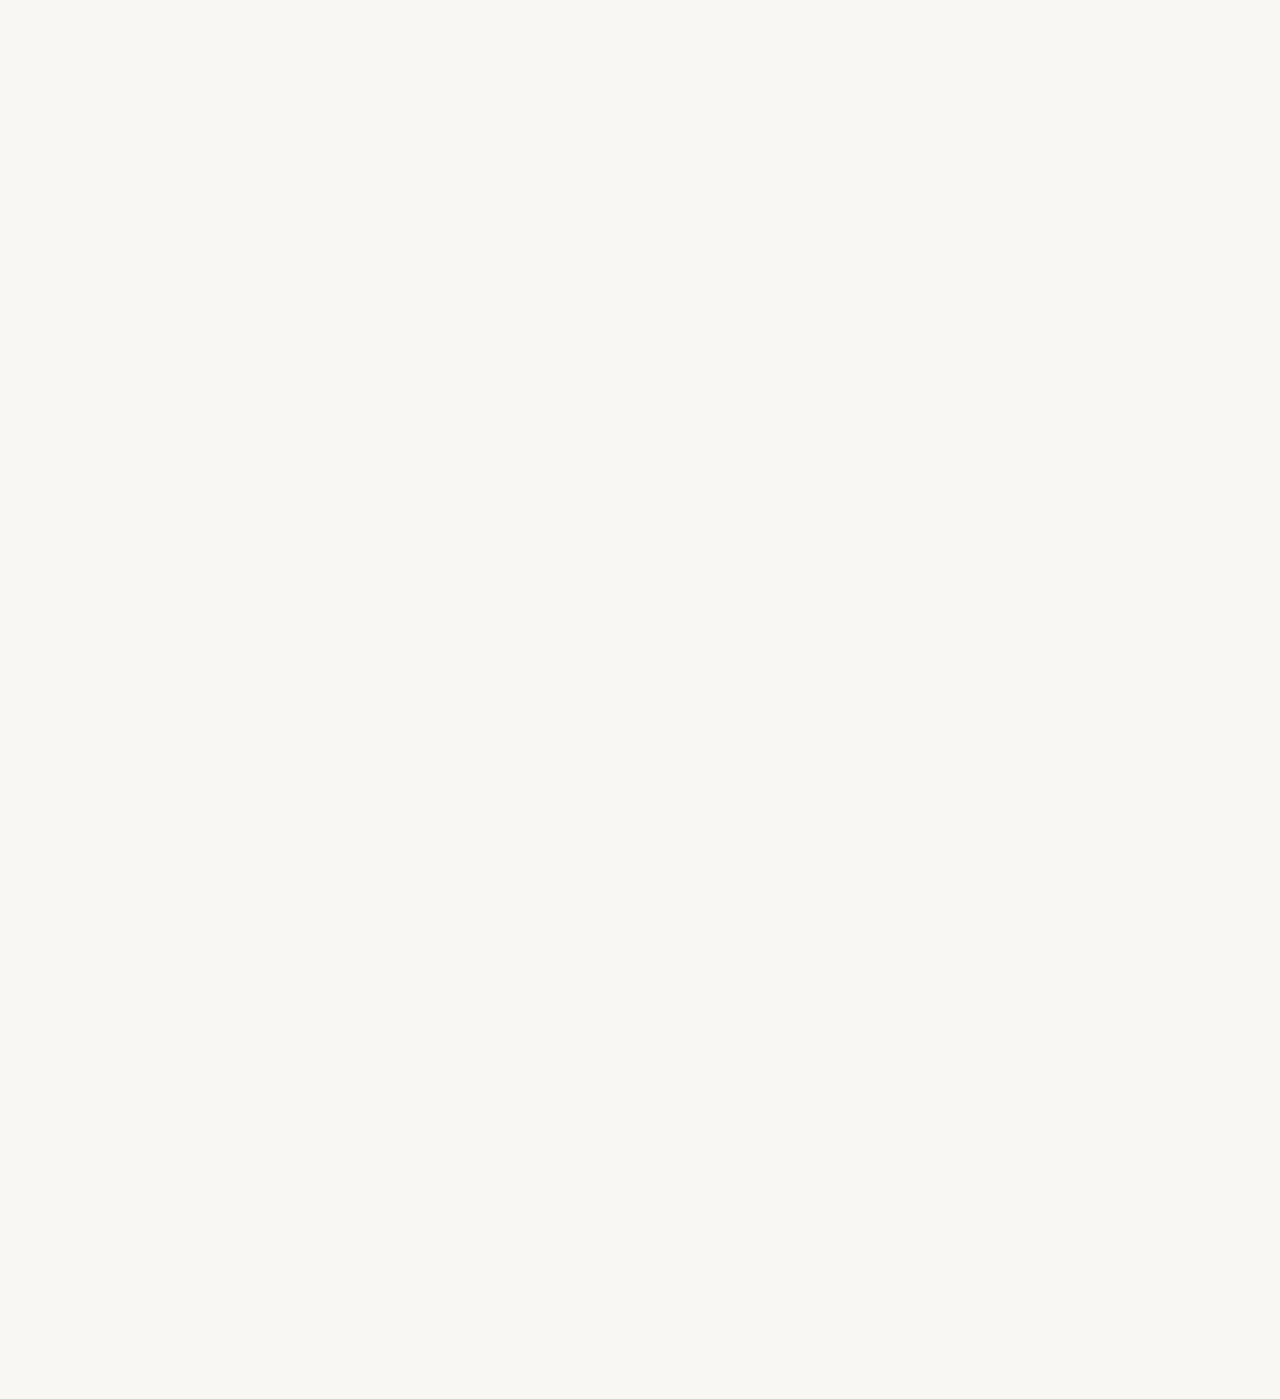
<file: remodeling.html>
<!DOCTYPE html>
<html lang="ko">
  <head>
    <meta charset="UTF-8" />
    <meta name="viewport" content="width=device-width, initial-scale=1" />
    <title>The GamSung · 리모델링</title>
    <link rel="stylesheet" href="./css/style.css" />
    <link rel="stylesheet" href="./css/index.css" />
    <link rel="stylesheet" href="./css/remodeling.css" />
  </head>

  <body>
    <div id="wrap">
      <header class="hs-header">
        <div class="hs-top">
          <a class="hs-logo" href="./index.html">
            <img src="./img/logo/logo (4).png" alt="The GamSung 로고" />
          </a>

          <form class="hs-search" action="/search" role="search">
            <input type="search" name="q" placeholder="검색어를 입력하세요" aria-label="검색" />
            <button type="submit" aria-label="검색">검색</button>
          </form>

          <nav class="hs-utils" aria-label="로그인 영역">
            <span data-auth="guest">
              <a href="./login.html">로그인</a>
              <a href="./signup.html">회원가입</a>
            </span>
            <span data-auth="user" class="hide">
              <a href="./mypage.html">마이페이지</a>
              <button type="button" id="logout-btn" class="linklike">로그아웃</button>
            </span>
          </nav>
        </div>

        <nav class="hs-gnb" aria-label="주요 카테고리">
          <ul class="hs-gnb-list">
            <li><a href="./homefurnishing.html">홈퍼니싱</a></li>
            <li class="is-active"><a href="./remodeling.html">리모델링</a></li>
            <li><a href="./experts.html">전문가 찾기</a></li>
            <li><a href="./shop.html">가구상점</a></li>
            <li><a href="./help.html">고객센터</a></li>
          </ul>
        </nav>
      </header>

      <main class="rm-container">
        <section class="rm-hero">
          <img src="./img/imgs/interior (34).jpg" alt="리모델링 메인 배너" />
          <div class="rm-hero-text">
            <h1>리모델링</h1>
            <p>전과 후를 비교해보고, 네 공간에 맞게 선택해</p>
          </div>
        </section>

        <section class="rm-toolbar">
          <div class="rm-chips" role="tablist" aria-label="리모델링 카테고리">
            <button class="rm-chip is-active" role="tab" aria-selected="true">전체</button>
            <button class="rm-chip" role="tab">거실</button>
            <button class="rm-chip" role="tab">주방</button>
            <button class="rm-chip" role="tab">침실</button>
            <button class="rm-chip" role="tab">욕실</button>
            <button class="rm-chip" role="tab">현관</button>
          </div>
        </section>

        <section class="rm-list-wide" aria-label="리모델링 패키지">
          <!-- 카드 1: 거실 -->
          <article class="rm-card-wide">
            <div class="rm-img-wrap">
              <figure class="rm-before-after">
                <img class="rm-img rm-before" src="./img/imgs/interior (11).jpg" alt="거실 리모델링 전" />
                <img class="rm-img rm-after" src="./img/imgs/interior (15).jpg" alt="거실 리모델링 후" />
                <span class="rm-flag rm-flag-before">BEFORE</span>
                <span class="rm-flag rm-flag-after">AFTER</span>
              </figure>
            </div>
            <div class="rm-info">
              <h3 class="rm-title">거실 라이트&우드 패키지</h3>
              <p class="rm-desc">
                우드 톤과 따뜻한 조명으로 소파, 테이블, 러그까지 통일감 있게 구성한 거실 리모델링 패키지입니다.
              </p>
              <p class="rm-meta">
                <span class="rm-price">기본 견적 ₩1,290,000</span>
                <span class="rm-tag">거실 · 오늘출발</span>
              </p>
            </div>
          </article>

          <!-- 카드 2: 주방 -->
          <article class="rm-card-wide">
            <div class="rm-img-wrap">
              <figure class="rm-before-after">
                <img class="rm-img rm-before" src="./img/imgs/interior (2).avif" alt="주방 리모델링 전" />
                <img class="rm-img rm-after" src="./img/imgs/interior (4).avif" alt="주방 리모델링 후" />
                <span class="rm-flag rm-flag-before">BEFORE</span>
                <span class="rm-flag rm-flag-after">AFTER</span>
              </figure>
            </div>
            <div class="rm-info">
              <h3 class="rm-title">키친 모던 화이트 패키지</h3>
              <p class="rm-desc">
                상부장을 최소화하고 화이트 톤과 우드 포인트로 넓고 밝게 연출한 모던 주방 리모델링 패키지입니다.
              </p>
              <p class="rm-meta">
                <span class="rm-price">기본 견적 ₩1,890,000</span>
                <span class="rm-tag">주방 · 무료상담</span>
              </p>
            </div>
          </article>

          <!-- 카드 3: 침실 -->
          <article class="rm-card-wide">
            <div class="rm-img-wrap">
              <figure class="rm-before-after">
                <img class="rm-img rm-before" src="./img/imgs/interior (5).avif" alt="침실 리모델링 전" />
                <img class="rm-img rm-after" src="./img/imgs/interior (13).jpg" alt="침실 리모델링 후" />
                <span class="rm-flag rm-flag-before">BEFORE</span>
                <span class="rm-flag rm-flag-after">AFTER</span>
              </figure>
            </div>
            <div class="rm-info">
              <h3 class="rm-title">침실 호텔라이크 패키지</h3>
              <p class="rm-desc">
                호텔룸처럼 베딩, 헤드보드, 조명을 톤온톤으로 맞춰 차분하게 완성한 침실 리모델링 패키지입니다.
              </p>
              <p class="rm-meta">
                <span class="rm-price">기본 견적 ₩990,000</span>
                <span class="rm-tag">침실 · 상담예약</span>
              </p>
            </div>
          </article>

          <!-- 카드 4: 욕실/현관 느낌 -->
          <article class="rm-card-wide">
            <div class="rm-img-wrap">
              <figure class="rm-before-after">
                <img class="rm-img rm-before" src="./img/imgs/interior (16).jpg" alt="공간 리모델링 전" />
                <img class="rm-img rm-after" src="./img/imgs/interior (20).jpg" alt="공간 리모델링 후" />
                <span class="rm-flag rm-flag-before">BEFORE</span>
                <span class="rm-flag rm-flag-after">AFTER</span>
              </figure>
            </div>
            <div class="rm-info">
              <h3 class="rm-title">스톤&메탈 포인트 패키지</h3>
              <p class="rm-desc">
                스톤 질감과 메탈 포인트를 사용해 욕실 혹은 현관에 깔끔한 라인을 더해주는 리모델링 패키지입니다.
              </p>
              <p class="rm-meta">
                <span class="rm-price">기본 견적 ₩2,290,000</span>
                <span class="rm-tag">욕실/현관 · 시공포함</span>
              </p>
            </div>
          </article>
        </section>
      </main>
    </div>

    <script>
      const authed = localStorage.getItem("auth") === "1";
      const guest = document.querySelector('[data-auth="guest"]');
      const user = document.querySelector('[data-auth="user"]');
      if (guest && user) {
        guest.classList.toggle("hide", authed);
        user.classList.toggle("hide", !authed);
      }
      const logoutBtn = document.getElementById("logout-btn");
      if (logoutBtn) {
        logoutBtn.addEventListener("click", () => {
          localStorage.removeItem("auth");
          location.reload();
        });
      }
    </script>
  </body>
</html>
</file>
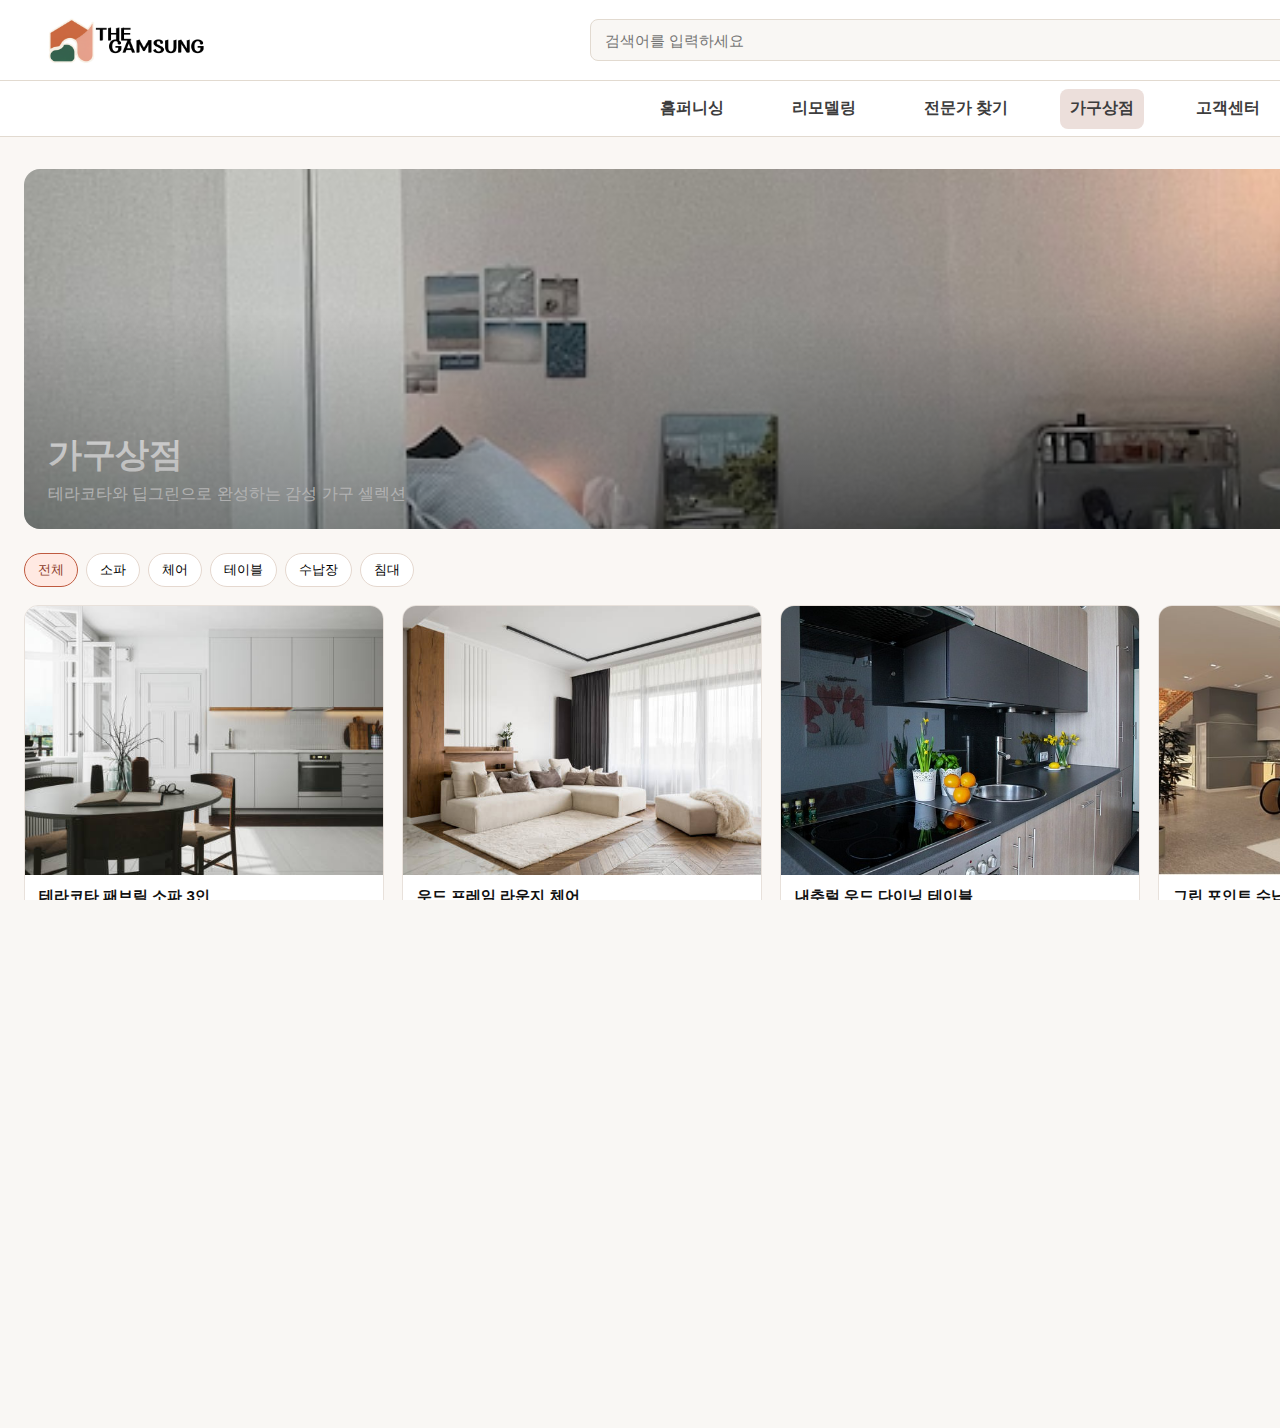
<file: shop.html>
<!DOCTYPE html>
<html lang="ko">
  <head>
    <meta charset="UTF-8" />
    <meta name="viewport" content="width=device-width, initial-scale=1" />
    <title>The GamSung · 가구상점</title>
    <link rel="stylesheet" href="./css/style.css" />
    <link rel="stylesheet" href="./css/index.css" />
    <link rel="stylesheet" href="./css/shop.css" />
  </head>

  <body>
    <div id="wrap">
      <header class="hs-header">
        <div class="hs-top">
          <a class="hs-logo" href="./index.html">
            <img src="./img/logo/logo (4).png" alt="The GamSung 로고" />
          </a>

          <form class="hs-search" action="/search" role="search">
            <input type="search" name="q" placeholder="검색어를 입력하세요" aria-label="검색" />
            <button type="submit" aria-label="검색">검색</button>
          </form>

          <nav class="hs-utils" aria-label="로그인 영역">
            <span data-auth="guest">
              <a href="./login.html">로그인</a>
              <a href="./signup.html">회원가입</a>
            </span>
            <span data-auth="user" class="hide">
              <a href="./mypage.html">마이페이지</a>
              <button type="button" id="logout-btn" class="linklike">로그아웃</button>
            </span>
          </nav>
        </div>

        <nav class="hs-gnb" aria-label="주요 카테고리">
          <ul class="hs-gnb-list">
            <li><a href="./homefurnishing.html">홈퍼니싱</a></li>
            <li><a href="./remodeling.html">리모델링</a></li>
            <li><a href="./experts.html">전문가 찾기</a></li>
            <li class="is-active"><a href="./shop.html">가구상점</a></li>
            <li><a href="./help.html">고객센터</a></li>
          </ul>
        </nav>
      </header>

      <!-- 메인 -->
      <main class="shop-container">
        <!-- HERO -->
        <section class="shop-hero">
          <img src="./img/imgs/digin/v1-352017409515648.avif" alt="가구상점 배너" />
          <div class="shop-hero-text">
            <h1>가구상점</h1>
            <p>테라코타와 딥그린으로 완성하는 감성 가구 셀렉션</p>
          </div>
        </section>

        <!-- TOOLBAR -->
        <section class="shop-toolbar">
          <div class="shop-filters">
            <button class="shop-chip is-active">전체</button>
            <button class="shop-chip">소파</button>
            <button class="shop-chip">체어</button>
            <button class="shop-chip">테이블</button>
            <button class="shop-chip">수납장</button>
            <button class="shop-chip">침대</button>
          </div>

          <div class="shop-sort">
            <label>
              <span>정렬</span>
              <select>
                <option value="popular">인기순</option>
                <option value="new">신상품순</option>
                <option value="low">낮은 가격순</option>
                <option value="high">높은 가격순</option>
              </select>
            </label>
          </div>
        </section>

        <!-- GRID -->
        <section class="shop-grid" aria-label="가구 상품 목록">
          <article class="shop-card">
            <div class="shop-thumb">
              <img src="./img/imgs/interior (24).jpg" alt="소파 이미지" />
            </div>
            <div class="shop-info">
              <h3 class="shop-title">테라코타 패브릭 소파 3인</h3>
              <p class="shop-meta">딥그린 쿠션 포함 · 커버 분리 세탁</p>
              <div class="shop-bottom">
                <span class="shop-price">₩890,000</span>
                <span class="shop-tag">오늘출발</span>
              </div>
            </div>
          </article>

          <article class="shop-card">
            <div class="shop-thumb">
              <img src="./img/imgs/interior (18).jpg" alt="체어 이미지" />
            </div>
            <div class="shop-info">
              <h3 class="shop-title">우드 프레임 라운지 체어</h3>
              <p class="shop-meta">오크 원목 · 로우 라운지 스타일</p>
              <div class="shop-bottom">
                <span class="shop-price">₩259,000</span>
                <span class="shop-tag">베스트셀러</span>
              </div>
            </div>
          </article>

          <article class="shop-card">
            <div class="shop-thumb">
              <img src="./img/imgs/interior (9).jpg" alt="테이블 이미지" />
            </div>
            <div class="shop-info">
              <h3 class="shop-title">내추럴 우드 다이닝 테이블</h3>
              <p class="shop-meta">4인용 · 확장형 상판 옵션</p>
              <div class="shop-bottom">
                <span class="shop-price">₩590,000</span>
                <span class="shop-tag">한정수량</span>
              </div>
            </div>
          </article>

          <article class="shop-card">
            <div class="shop-thumb">
              <img src="./img/imgs/interior (11).jpg" alt="수납장 이미지" />
            </div>
            <div class="shop-info">
              <h3 class="shop-title">그린 포인트 수납장</h3>
              <p class="shop-meta">도어 컬러 선택 · 소프트 클로징</p>
              <div class="shop-bottom">
                <span class="shop-price">₩349,000</span>
                <span class="shop-tag">신상품</span>
              </div>
            </div>
          </article>

          <article class="shop-card">
            <div class="shop-thumb">
              <img src="./img/imgs/interior (13).jpg" alt="침대 이미지" />
            </div>
            <div class="shop-info">
              <h3 class="shop-title">로우 플랫폼 침대 프레임</h3>
              <p class="shop-meta">퀸 사이즈 · 헤드보드 조명 옵션</p>
              <div class="shop-bottom">
                <span class="shop-price">₩690,000</span>
                <span class="shop-tag">무료배송</span>
              </div>
            </div>
          </article>

          <article class="shop-card">
            <div class="shop-thumb">
              <img src="./img/imgs/interior (15).jpg" alt="소파 이미지" />
            </div>
            <div class="shop-info">
              <h3 class="shop-title">라운드 코너 소파 세트</h3>
              <p class="shop-meta">모듈형 구성 · 패브릭/레더 선택</p>
              <div class="shop-bottom">
                <span class="shop-price">₩1,290,000</span>
                <span class="shop-tag">예약판매</span>
              </div>
            </div>
          </article>

          <article class="shop-card">
            <div class="shop-thumb">
              <img src="./img/imgs/interior (17).jpg" alt="체어 이미지" />
            </div>
            <div class="shop-info">
              <h3 class="shop-title">딥그린 카페 체어</h3>
              <p class="shop-meta">스틸 프레임 · 스택 가능</p>
              <div class="shop-bottom">
                <span class="shop-price">₩129,000</span>
                <span class="shop-tag">인기</span>
              </div>
            </div>
          </article>

          <article class="shop-card">
            <div class="shop-thumb">
              <img src="./img/imgs/interior (19).jpg" alt="사이드 테이블 이미지" />
            </div>
            <div class="shop-info">
              <h3 class="shop-title">라운드 사이드 테이블</h3>
              <p class="shop-meta">소파 옆 포인트 테이블</p>
              <div class="shop-bottom">
                <span class="shop-price">₩89,000</span>
                <span class="shop-tag">소량입고</span>
              </div>
            </div>
          </article>

          <article class="shop-card">
            <div class="shop-thumb">
              <img src="./img/imgs/interior (21).jpg" alt="서랍장 이미지" />
            </div>
            <div class="shop-info">
              <h3 class="shop-title">테라코타 서랍장</h3>
              <p class="shop-meta">침실·거실 겸용 수납</p>
              <div class="shop-bottom">
                <span class="shop-price">₩379,000</span>
                <span class="shop-tag">한정컬러</span>
              </div>
            </div>
          </article>

          <article class="shop-card">
            <div class="shop-thumb">
              <img src="./img/imgs/interior (23).jpg" alt="벤치 이미지" />
            </div>
            <div class="shop-info">
              <h3 class="shop-title">우드 벤치 체어</h3>
              <p class="shop-meta">현관·다이닝 겸용 벤치</p>
              <div class="shop-bottom">
                <span class="shop-price">₩219,000</span>
                <span class="shop-tag">추천</span>
              </div>
            </div>
          </article>
        </section>
      </main>
    </div>

    <script>
      const authed = localStorage.getItem("auth") === "1";
      const guest = document.querySelector('[data-auth="guest"]');
      const user = document.querySelector('[data-auth="user"]');
      if (guest && user) {
        guest.classList.toggle("hide", authed);
        user.classList.toggle("hide", !authed);
      }
      const logoutBtn = document.getElementById("logout-btn");
      if (logoutBtn) {
        logoutBtn.addEventListener("click", () => {
          localStorage.removeItem("auth");
          location.reload();
        });
      }
    </script>
  </body>
</html>
</file>
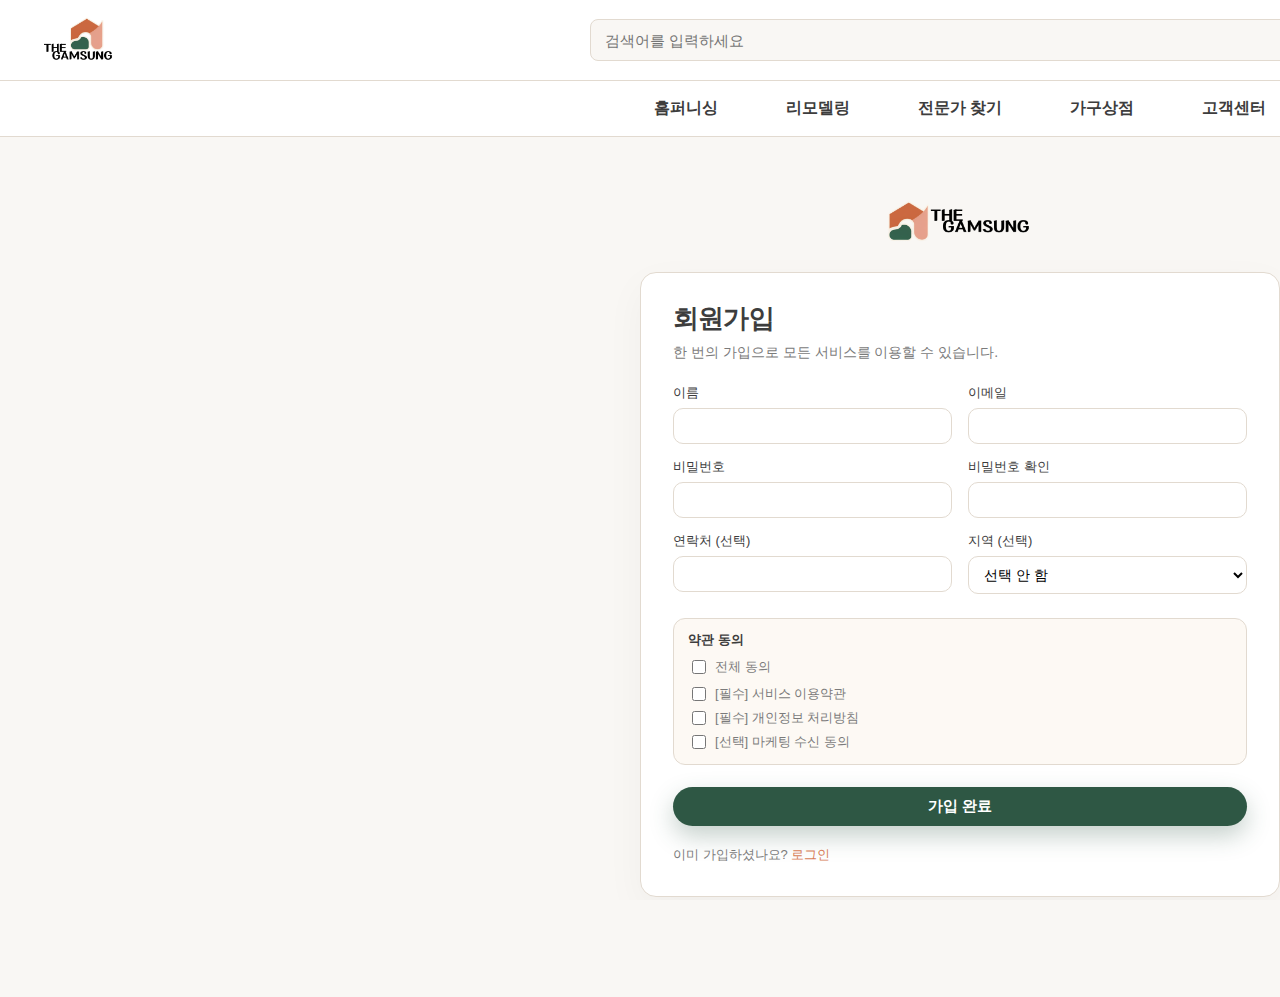
<file: signup.html>
<!DOCTYPE html>
<html lang="ko">
  <head>
    <meta charset="UTF-8" />
    <meta name="viewport" content="width=device-width, initial-scale=1" />
    <title>The GamSung · 회원가입</title>
    <link rel="stylesheet" href="./css/style.css" />
    <link rel="stylesheet" href="./css/index.css" />
    <link rel="stylesheet" href="./css/auth.css" />
  </head>

  <body>
    <div id="wrap">
      <header class="hs-header">
        <div class="hs-top">
          <a class="hs-logo" href="./index.html">
            <img src="./img/logo/logo (3).png" alt="로고" />
          </a>

          <form class="hs-search" role="search">
            <input type="search" placeholder="검색어를 입력하세요" />
            <button type="submit">검색</button>
          </form>

          <nav class="hs-utils">
            <span data-auth="guest">
              <a href="./login.html">로그인</a>
              <a href="./signup.html">회원가입</a>
            </span>
            <span data-auth="user" class="hide">
              <a href="/mypage">마이페이지</a>
              <button id="logout-btn" class="linklike">로그아웃</button>
            </span>
          </nav>
        </div>

        <nav class="hs-gnb">
          <ul class="hs-gnb-list">
            <li><a href="./homefurnishing.html">홈퍼니싱</a></li>
            <li><a href="./remodeling.html">리모델링</a></li>
            <li><a href="./experts.html">전문가 찾기</a></li>
            <li><a href="./shop.html">가구상점</a></li>
            <li><a href="./help.html">고객센터</a></li>
          </ul>
        </nav>
      </header>

      <main class="auth-container">

        <div class="auth-logo">
          <img src="./img/logo/logo (4).png" alt="로고" />
        </div>

        <section class="auth-panel auth-signup">
          <div class="auth-header">
            <h1>회원가입</h1>
            <p>한 번의 가입으로 모든 서비스를 이용할 수 있습니다.</p>
          </div>

          <form class="auth-form" id="signup-form">
            <div class="auth-grid">
              <div class="auth-field">
                <label>이름</label>
                <input type="text" required />
              </div>

              <div class="auth-field">
                <label>이메일</label>
                <input type="email" required />
              </div>

              <div class="auth-field">
                <label>비밀번호</label>
                <input type="password" id="pw1" required minlength="8" />
              </div>

              <div class="auth-field">
                <label>비밀번호 확인</label>
                <input type="password" id="pw2" required minlength="8" />
              </div>

              <div class="auth-field">
                <label>연락처 (선택)</label>
                <input type="tel" />
              </div>

              <div class="auth-field">
                <label>지역 (선택)</label>
                <select>
                  <option value="">선택 안 함</option>
                  <option>서울</option>
                  <option>경기</option>
                  <option>부산</option>
                  <option>대구</option>
                </select>
              </div>
            </div>

            <div class="auth-box">
              <p class="auth-box-title">약관 동의</p>

              <label class="auth-check">
                <input type="checkbox" id="terms-all" />
                <span>전체 동의</span>
              </label>

              <div class="auth-check-group">
                <label class="auth-check">
                  <input type="checkbox" name="terms" required />
                  <span>[필수] 서비스 이용약관</span>
                </label>

                <label class="auth-check">
                  <input type="checkbox" name="terms" required />
                  <span>[필수] 개인정보 처리방침</span>
                </label>

                <label class="auth-check">
                  <input type="checkbox" name="terms" />
                  <span>[선택] 마케팅 수신 동의</span>
                </label>
              </div>
            </div>

            <button type="submit" class="auth-btn primary">가입 완료</button>

            <p class="auth-subtext">
              이미 가입하셨나요?
              <a href="./login.html" class="auth-link">로그인</a>
            </p>
          </form>
        </section>
      </main>
    </div>

    <script>
      const signupForm = document.getElementById("signup-form");

      signupForm.addEventListener("submit", (e) => {
        e.preventDefault();
        if (pw1.value !== pw2.value) {
          alert("비밀번호가 일치하지 않습니다.");
          return;
        }
        localStorage.setItem("auth", "1");
        alert("회원가입 완료!");
        location.href = "./index.html";
      });

      const termsAll = document.getElementById("terms-all");
      const terms = document.querySelectorAll('input[name="terms"]');

      termsAll.addEventListener("change", () => {
        terms.forEach((c) => (c.checked = termsAll.checked));
      });

      terms.forEach((c) => {
        c.addEventListener("change", () => {
          termsAll.checked = [...terms].every((t) => t.checked);
        });
      });

      const authed = localStorage.getItem("auth") === "1";
      document.querySelector('[data-auth="guest"]').classList.toggle("hide", authed);
      document.querySelector('[data-auth="user"]').classList.toggle("hide", !authed);
    </script>
  </body>
</html>
</file>
<file: css/style.css>
:root {
  --pri-500: #2e5744;
  --pri-400: #5c715e;
  --sec-500: #d77c56;
  --sec-400: #bf5a3f;
  --sec-300: #ebaf8c;

  --black: #000000;
  --gray-800: #3d3d3d;
  --gray-600: #7b7b7b;
  --gray-550: #7c746f;

  --warm-050: #f9f7f4;
  --warm-100: #ede3d8;
  --warm-150: #e2dad0;

  --bg: var(--warm-050);
  --surface: #e9e9e9;
  --card: #ffffff;
  --border: var(--warm-150);
  --text: var(--gray-800);
  --muted: var(--gray-600);
  --accent: var(--sec-500);
  --primary: var(--pri-500);
  --primary-2: var(--pri-400);
}

* {
  box-sizing: border-box;
}

html,
body {
  margin: 0;
  width: 100%;
  height: 100%;
  background: var(--bg);
  color: var(--text);
  font-family: "Pretendard", "Noto Sans KR", sans-serif;
}

html {
  overflow-y: hidden;
}

body {
  overflow-x: hidden;
}

#wrap {
  width: 1920px;
  min-height: 100vh;
  margin: 0 auto;
  background: var(--card);
  display: flex;
  flex-direction: column;
  box-shadow: 0 0 10px rgba(0, 0, 0, 0.05);
}

.hide {
  display: none !important;
}

.linklike {
  background: none;
  border: 0;
  padding: 0;
  font: inherit;
  cursor: pointer;
}

.hs-header {
  background: #fff;
  border-bottom: 1px solid var(--border);
}

.hs-top {
  height: 80px;
  display: grid;
  grid-template-columns: 260px 1fr 200px;
  align-items: center;
  gap: 24px;
  padding: 0 40px;
}

.hs-logo img {
  height: 52px;
  width: auto;
  display: block;
}

/* 검색창 */
.hs-search {
  display: flex;
  align-items: center;
  gap: 8px;
  max-width: 800px;
  width: 100%;
  margin: 0 auto;
}

.hs-search input[type="search"] {
  flex: 1;
  height: 42px;
  padding: 0 14px;
  border: 1px solid var(--border);
  border-radius: 8px;
  background: var(--warm-050);
  color: var(--text);
  font-size: 15px;
}

.hs-search button {
  height: 42px;
  padding: 0 16px;
  border-radius: 8px;
  border: 1px solid var(--primary);
  background: var(--primary);
  color: #fff;
  font-weight: 600;
  cursor: pointer;
}

/* 로그인/회원가입 */
.hs-utils {
  display: flex;
  justify-content: flex-end;
  align-items: center;
  gap: 14px;
}

.hs-utils a,
.hs-utils button.linklike {
  text-decoration: none;
  color: var(--text);
  font-weight: 500;
  font-size: 15px;
}

.hs-utils a:hover,
.hs-utils button.linklike:hover {
  color: var(--primary);
}

/* GNB */
.hs-gnb {
  height: 56px;
  display: flex;
  justify-content: center;
  align-items: center;
  border-top: 1px solid var(--border);
  background: #fff;
}

.hs-gnb-list {
  display: flex;
  gap: 36px;
  list-style: none;
  padding: 0;
  margin: 0;
}

.hs-gnb-list a {
  display: flex;
  align-items: center;
  justify-content: center;
  height: 40px;
  padding: 0 16px;
  color: var(--gray-800);
  text-decoration: none;
  font-weight: 600;
  font-size: 16px;
  border-radius: 6px;
  transition: background 0.25s ease, color 0.25s ease;
}

.hs-gnb-list a:hover {
  background: var(--primary);
  color: #fff;
}

.hs-gnb-list .is-active > a {
  background: rgba(216, 189, 181, 0.492);
  border-radius: 8px;
  padding: 4px 10px;
}

.content {
  flex: 1 1 auto;
  overflow: auto;
  background: var(--warm-050);
}

/* 메인페이지 배너 */
.benner {
  width: 1920px;
}

.benner img {
  width: 100%;
  display: block;
  height: auto;
}

.itemcard {
  width: 1920px;
  margin: 40px auto 80px;
  padding: 0 40px;
  display: flex;
  flex-wrap: wrap;
  gap: 20px;
  justify-content: space-between;
}

.itemcard .card {
  width: 290px;
  height: 290px;
  background: #fff;
  border: 1px solid var(--border);
  border-radius: 10px;
  overflow: hidden;
  transition: transform 0.22s ease, box-shadow 0.22s ease;
  cursor: pointer;
}

.itemcard .card:hover {
  transform: translateY(-6px);
  box-shadow: 0 10px 24px rgba(0, 0, 0, 0.12);
}

.itemcard .card img {
  width: 100%;
  height: 100%;
  object-fit: cover;
}

.split-hero-list {
  display: grid;
  grid-template-columns: 1280px 640px;
  width: 1920px;
  margin: 0 auto;
  align-items: stretch;
}

.split-left {
  position: relative;
  overflow: hidden;
}

.split-left img {
  width: 100%;
  height: auto;
  display: block;
  object-fit: cover;
}

.split-right {
  background: var(--warm-100);
  padding: 40px 32px;
  border-left: 1px solid var(--border);
}

.prod-grid {
  display: grid;
  grid-template-columns: repeat(2, 1fr);
  grid-auto-rows: 1fr;
  gap: 28px 24px;
  height: 100%;
}

.prod-grid .prod {
  background: #fff;
  border: 1px solid var(--border);
  border-radius: 10px;
  overflow: hidden;
  transition: transform 0.22s ease, box-shadow 0.22s ease;
  cursor: pointer;
  display: flex;
}

.prod-grid .prod:hover {
  transform: translateY(-6px);
  box-shadow: 0 10px 24px rgba(0, 0, 0, 0.12);
}

.prod-grid .prod img {
  width: 100%;
  height: 100%;
  object-fit: cover;
  display: block;
}
</file>
<file: css/index.css>
.hs-header {
  background: #fff;
  border-bottom: 1px solid var(--border);
}

.hs-top {
  height: 80px;
  display: grid;
  grid-template-columns: 260px 1fr 200px;
  align-items: center;
  gap: 24px;
  padding: 0 40px;
  max-width: 1920px;
  margin: 0 auto;
}

.hs-logo img {
  height: 52px;
  width: auto;
  display: block;
}

.hs-search {
  display: flex;
  align-items: center;
  gap: 8px;
  max-width: 800px;
  width: 100%;
  margin: 0 auto;
}

.hs-search input[type="search"] {
  flex: 1;
  height: 42px;
  padding: 0 14px;
  border: 1px solid var(--border);
  border-radius: 8px;
  background: var(--warm-050);
  color: var(--text);
  font-size: 15px;
}

.hs-search button {
  height: 42px;
  padding: 0 16px;
  border-radius: 8px;
  border: 1px solid var(--primary);
  background: var(--primary);
  color: #fff;
  font-weight: 600;
  cursor: pointer;
}

.hs-utils {
  display: flex;
  justify-content: flex-end;
  align-items: center;
  gap: 14px;
}

.hs-utils a,
.hs-utils button.linklike {
  text-decoration: none;
  color: var(--text);
  font-weight: 500;
  font-size: 15px;
}

.hs-utils a:hover,
.hs-utils button.linklike:hover {
  color: var(--primary);
}

.hs-gnb {
  height: 56px;
  display: flex;
  justify-content: center;
  align-items: center;
  border-top: 1px solid var(--border);
  background: #fff;
}

.hs-gnb-list {
  display: flex;
  gap: 36px;
  list-style: none;
  padding: 0;
  margin: 0;
  justify-content: center;
  align-items: center;
}

.hs-gnb-list a {
  display: flex;
  align-items: center;
  justify-content: center;
  height: 40px;
  padding: 0 16px;
  color: var(--gray-800);
  text-decoration: none;
  font-weight: 600;
  font-size: 16px;
  border-radius: 6px;
  transition: background 0.25s ease, color 0.25s ease;
}

.hs-gnb-list a:hover {
  background: var(--primary);
  color: #fff;
}

.content {
  flex: 1 1 auto;
  overflow: auto;
  background: var(--warm-050);
}

.benner {
  width: 1920px;
}

.benner img {
  width: 100%;
  display: block;
  height: auto;
}

.itemcard {
  width: 1920px;
  margin: 40px auto 80px;
  padding: 0 40px;
  display: flex;
  flex-wrap: wrap;
  gap: 20px;
  justify-content: space-between;
}

.itemcard .card {
  width: 290px;
  height: 290px;
  background: #fff;
  border: 1px solid var(--border);
  border-radius: 10px;
  overflow: hidden;
  transition: transform 0.22s ease, box-shadow 0.22s ease;
  cursor: pointer;
}

.itemcard .card:hover {
  transform: translateY(-6px);
  box-shadow: 0 10px 24px rgba(0, 0, 0, 0.12);
}

.itemcard .card img {
  width: 100%;
  height: 100%;
  object-fit: cover;
}

.split-hero-list {
  display: grid;
  grid-template-columns: 1280px 640px;
  width: 1920px;
  margin: 0 auto;
  align-items: stretch;
}

.split-left {
  position: relative;
  overflow: hidden;
}

.split-left img {
  width: 100%;
  height: auto;
  display: block;
  object-fit: cover;
}

.split-right {
  background: var(--warm-100);
  padding: 40px 32px;
  border-left: 1px solid var(--border);
}

.prod-grid {
  display: grid;
  grid-template-columns: repeat(2, 1fr);
  grid-auto-rows: 1fr;
  gap: 28px 24px;
  height: 100%;
}

.prod-grid .prod {
  background: #fff;
  border: 1px solid var(--border);
  border-radius: 10px;
  overflow: hidden;
  transition: transform 0.22s ease, box-shadow 0.22s ease;
  cursor: pointer;
  display: flex;
}

.prod-grid .prod:hover {
  transform: translateY(-6px);
  box-shadow: 0 10px 24px rgba(0, 0, 0, 0.12);
}

.prod-grid .prod img {
  width: 100%;
  height: 100%;
  display: block;
  object-fit: cover;
}
</file>
<file: css/help.css>
/* container */
.help-container {
  --help-bg: #faf7f4;
  --help-text: #222;
  --help-muted: #666;
  --help-accent: #bf5a3f;

  padding: 24px 32px 60px;
  background: var(--help-bg);
  color: var(--help-text);
  font-family: "Pretendard", "Noto Sans KR", system-ui, -apple-system, sans-serif;
}

/* top layout */
.help-layout {
  display: grid;
  grid-template-columns: 10% 40% 40% 10%;
  gap: 24px;
  margin-bottom: 60px;
}

.help-faq {
  grid-column: 2 / 3;
}

.help-side {
  grid-column: 3 / 4;
}

/* faq */
.help-faq h2 {
  font-size: 24px;
  margin-bottom: 16px;
}

.faq-list {
  display: flex;
  flex-direction: column;
  gap: 12px;
}

.help-faq details {
  background: #fff;
  border: 1px solid #e7ddd7;
  border-radius: 10px;
  padding: 16px 20px;
  cursor: pointer;
  transition: 0.2s;
}

.help-faq details[open] {
  border-color: var(--help-accent);
  box-shadow: 0 2px 6px rgba(0, 0, 0, 0.04);
}

.help-faq summary {
  font-size: 16px;
  font-weight: 600;
  list-style: none;
}

.help-faq summary::-webkit-details-marker {
  display: none;
}

.help-faq details p {
  margin-top: 12px;
  font-size: 15px;
  color: var(--help-muted);
}

/* inquiry card */
.help-side {
  background: #fff;
  border: 1px solid #e7ddd7;
  border-radius: 10px;
  padding: 20px;
  transition: 0.2s;
}

.help-side:hover {
  border-color: var(--help-accent);
  box-shadow: 0 2px 6px rgba(0, 0, 0, 0.04);
}

.help-side h2 {
  font-size: 20px;
  margin-bottom: 10px;
}

.help-side p {
  font-size: 14px;
  color: var(--help-muted);
  margin-bottom: 16px;
}

.help-side h3 {
  font-size: 15px;
  margin: 18px 0 8px;
}

/* buttons */
.help-btn-primary {
  display: block;
  width: 100%;
  background: var(--help-accent);
  color: #fff;
  padding: 12px 0;
  border-radius: 8px;
  text-align: center;
  font-size: 15px;
  margin-bottom: 12px;
  text-decoration: none;
  transition: 0.2s;
}

.help-btn-primary:hover {
  background: #a14932;
  transform: translateY(-1px);
}

.help-btn-secondary {
  display: block;
  width: 100%;
  background: #fff;
  color: var(--help-accent);
  padding: 10px 0;
  border-radius: 8px;
  border: 1px solid var(--help-accent);
  text-align: center;
  font-size: 14px;
  text-decoration: none;
  transition: 0.2s;
}

.help-btn-secondary:hover {
  background: rgba(191, 90, 63, 0.06);
  border-color: var(--help-accent);
}

/* bottom layout */
.help-footer-wrap {
  display: grid;
  grid-template-columns: 10% 80% 10%;
  margin-top: 40px;
}

.help-footer {
  grid-column: 2 / 3;
  display: grid;
  grid-template-columns: repeat(3, 1fr);
  gap: 32px;
}

/* bottom cards */
.help-foot-col {
  background: #fff;
  border: 1px solid #e7ddd7;
  border-radius: 12px;
  padding: 20px;
  box-sizing: border-box;
}

.help-foot-col h3 {
  font-size: 18px;
  margin-bottom: 12px;
}

/* notice */
.help-notice-list {
  list-style: none;
  margin: 0;
  padding: 0;
}

.help-notice-list li {
  border-bottom: 1px solid #eee2d8;
  padding: 8px 0;
  display: flex;
  justify-content: space-between;
  gap: 8px;
  font-size: 14px;
}

.help-notice-list li:last-child {
  border-bottom: none;
}

.help-notice-list a {
  color: var(--help-text);
  text-decoration: none;
}

.help-notice-list a:hover {
  color: var(--help-accent);
}

.date {
  font-size: 12px;
  color: var(--help-muted);
}

.help-link-btn {
  background: none;
  border: none;
  color: var(--help-accent);
  font-size: 14px;
  margin-top: 10px;
  cursor: pointer;
  text-decoration: underline;
}

/* chips */
.help-chip-wrap {
  display: flex;
  flex-wrap: wrap;
  gap: 8px;
  margin-bottom: 16px;
}

.help-chip {
  padding: 6px 12px;
  font-size: 13px;
  border: 1px solid #e2d4c7;
  background: #fff;
  border-radius: 999px;
  cursor: pointer;
  transition: 0.2s;
}

.help-chip:hover {
  border-color: var(--help-accent);
  color: var(--help-accent);
}

/* guide */
.help-guide h4 {
  font-size: 15px;
  margin-bottom: 8px;
}

.help-guide-list {
  list-style: none;
  margin: 0 0 16px;
  padding: 0;
}

.help-guide-list li {
  font-size: 13px;
  color: var(--help-muted);
  padding: 4px 0;
}

/* status */
.help-status {
  background: #f3e6dd;
  padding: 10px 12px;
  border-radius: 10px;
  font-size: 13px;
  margin-top: 8px;
}

.help-status h4 {
  font-size: 14px;
  margin-bottom: 6px;
}

.help-status-main {
  font-weight: 500;
  margin-bottom: 4px;
}

.help-status-sub {
  font-size: 12px;
  color: var(--help-muted);
}

/* review */
.help-review h4 {
  font-size: 15px;
  margin: 16px 0 8px;
}

.help-review-list {
  list-style: none;
  margin: 0;
  padding: 0;
}

.help-review-list li {
  font-size: 13px;
  color: var(--help-muted);
  padding: 4px 0;
}

/* operation */
.help-hours {
  font-size: 14px;
  color: var(--help-muted);
  line-height: 1.6;
  margin-bottom: 12px;
}

.help-phone {
  font-size: 15px;
  font-weight: 600;
  color: var(--help-text);
}
</file>
<file: css/homefurnishing.css>
.hf-container {
  --hf-accent: #bf5a3f;
  --hf-accent-2: #2e5744;
  --hf-neutral: #5c715e;
  --hf-bg: #faf7f4;
  --hf-text: #222;
  --hf-muted: #777;
  --hf-border: #e8e1db;
  --hf-chip-bg: #fff;
  --hf-chip-border: #e5d8cf;
  --hf-chip-active-bg: #ffe9e2;
  --hf-chip-active-text: #8a3b29;
  padding: 24px 24px 64px;
  background: var(--hf-bg);
  color: var(--hf-text);
}

.hf-hero {
  position: relative;
  border-radius: 16px;
  overflow: hidden;
  background: #ddd;
  margin: 8px 0 24px;
}

.hf-hero img {
  width: 100%;
  height: 360px;
  object-fit: cover;
  display: block;
}

.hf-hero::after {
  content: "";
  position: absolute;
  inset: 0;
  background: linear-gradient(180deg, rgba(0, 0, 0, 0) 40%, rgba(0, 0, 0, 0.35) 100%);
  pointer-events: none;
}

.hf-hero-text {
  position: absolute;
  left: 24px;
  bottom: 24px;
  color: #fff;
}

.hf-hero-text h1 {
  margin: 0 0 6px;
  font-size: 32px;
  letter-spacing: -0.01em;
}

.hf-hero-text p {
  margin: 0;
  font-size: 16px;
  opacity: 0.95;
}

.hf-category {
  display: flex;
  flex-wrap: wrap;
  gap: 10px;
  margin: 8px 0 18px;
}

.hf-btn {
  appearance: none;
  border: 1px solid var(--hf-chip-border);
  background: var(--hf-chip-bg);
  color: var(--hf-text);
  padding: 8px 14px;
  border-radius: 999px;
  font-size: 14px;
  cursor: pointer;
  transition: transform 0.12s ease, background-color 0.12s ease, border-color 0.12s ease;
}

.hf-btn:hover {
  transform: translateY(-1px);
  border-color: var(--hf-accent);
}

.hf-btn.active {
  background: var(--hf-chip-active-bg);
  color: var(--hf-chip-active-text);
  border-color: var(--hf-accent);
}

.hf-grid {
  display: grid;
  grid-template-columns: repeat(5, 1fr);
  gap: 18px;
}

.hf-card {
  background: #fff;
  border: 1px solid var(--hf-border);
  border-radius: 12px;
  overflow: hidden;
  transition: box-shadow 0.15s ease, transform 0.15s ease, border-color 0.15s ease;
}

.hf-card:hover {
  transform: translateY(-2px);
  box-shadow: 0 8px 24px rgba(0, 0, 0, 0.08);
  border-color: #ead9cf;
}

.hf-card img {
  width: 100%;
  aspect-ratio: 4/3;
  object-fit: cover;
  display: block;
}

.hf-card h3 {
  margin: 12px 12px 6px;
  font-size: 15px;
  line-height: 1.4;
  font-weight: 600;
  color: #111;
}

.hf-card p {
  margin: 0 12px 14px;
  font-size: 14px;
  color: var(--hf-accent-2);
  font-weight: 700;
}

.sr-only {
  position: absolute !important;
  width: 1px;
  height: 1px;
  padding: 0;
  margin: -1px;
  overflow: hidden;
  clip: rect(0, 0, 0, 0);
  white-space: nowrap;
  border: 0;
}
</file>
<file: css/auth.css>
.auth-container {
  background: var(--bg, #f9f7f4);
  color: var(--text, #222);
  padding: 60px 0 100px;
}

.auth-logo {
  width: 640px;
  margin: 0 auto 24px auto;
  text-align: center;
}

.auth-logo img {
  width: 160px;
  height: auto;
}

.auth-panel {
  width: 640px;
  margin: 0 auto;
  background: #fff;
  border-radius: 16px;
  border: 1px solid var(--warm-150, #e2dad0);
  padding: 28px 32px 32px;
  box-shadow: 0 14px 40px rgba(0, 0, 0, 0.04);
}

.auth-header h1 {
  margin: 0 0 8px;
  font-size: 26px;
  letter-spacing: -0.03em;
}

.auth-header p {
  margin: 0 0 22px;
  font-size: 14px;
  color: var(--muted, #7b7b7b);
}

.auth-form {
  display: flex;
  flex-direction: column;
  gap: 16px;
}

.auth-grid {
  display: grid;
  grid-template-columns: repeat(2, minmax(0, 1fr));
  column-gap: 16px;
  row-gap: 14px;
}

.auth-login .auth-grid {
  grid-template-columns: minmax(0, 1fr);
}

.auth-field {
  display: flex;
  flex-direction: column;
  gap: 6px;
}

.auth-field label {
  font-size: 13px;
  color: var(--gray-800, #3d3d3d);
}

.auth-field input,
.auth-field select {
  border-radius: 10px;
  border: 1px solid var(--warm-150, #e2dad0);
  padding: 9px 11px;
  font-size: 14px;
  outline: none;
  background: #fff;
  transition: border-color 0.15s ease, box-shadow 0.15s ease, background 0.15s ease;
}

.auth-field input:focus,
.auth-field select:focus {
  border-color: var(--primary, #2e5744);
  box-shadow: 0 0 0 1px rgba(46, 87, 68, 0.14);
  background: #fdfaf7;
}

.auth-row {
  display: flex;
  align-items: center;
  justify-content: space-between;
  gap: 8px;
  margin-top: 4px;
}

.auth-check {
  display: inline-flex;
  align-items: center;
  gap: 6px;
  font-size: 13px;
  color: var(--gray-600, #7b7b7b);
  cursor: pointer;
}

.auth-check input[type="checkbox"] {
  width: 14px;
  height: 14px;
  accent-color: var(--primary, #2e5744);
}

.auth-link {
  font-size: 13px;
  color: var(--accent, #d77c56);
  text-decoration: none;
}

.auth-link:hover {
  text-decoration: underline;
}

.auth-btn {
  margin-top: 6px;
  border-radius: 999px;
  border: none;
  padding: 10px 18px;
  font-size: 15px;
  font-weight: 600;
  cursor: pointer;
  transition: background 0.15s ease, box-shadow 0.15s ease, transform 0.1s ease;
}

.auth-btn.primary {
  background: var(--primary, #2e5744);
  color: #fff;
  box-shadow: 0 10px 24px rgba(46, 87, 68, 0.28);
}

.auth-btn.primary:hover {
  background: var(--primary-2, #5c715e);
  transform: translateY(-1px);
}

.auth-btn.primary:active {
  transform: translateY(0);
  box-shadow: 0 6px 16px rgba(46, 87, 68, 0.2);
}

.auth-subtext {
  margin: 4px 0 0;
  font-size: 13px;
  color: var(--gray-600, #7b7b7b);
}

.auth-box {
  margin-top: 8px;
  padding: 12px 14px;
  border-radius: 12px;
  border: 1px solid var(--warm-150, #e2dad0);
  background: #fdf9f4;
}

.auth-box-title {
  margin: 0 0 8px;
  font-size: 13px;
  font-weight: 600;
  color: var(--gray-800, #3d3d3d);
}

.auth-check-group {
  margin-top: 6px;
  display: flex;
  flex-direction: column;
  gap: 4px;
}
</file>
<file: css/mypage.css>
/* ================= 컨테이너 / 레이아웃 ================= */
.mypage-container {
  background: var(--bg, #f9f7f4);
  color: var(--text, #222);
  padding: 32px 16px 72px;
}

.mypage-inner {
  max-width: 1200px;
  margin: 0 auto;
}

/* ================= 상단 요약 카드 ================= */
.mypage-summary {
  display: grid;
  grid-template-columns: repeat(3, minmax(0, 1fr));
  gap: 16px;
  margin-bottom: 24px;
}

.mypage-summary-card {
  background: #fff;
  border-radius: 14px;
  border: 1px solid var(--warm-150, #e2dad0);
  padding: 14px 16px;
  box-shadow: 0 2px 6px rgba(0, 0, 0, 0.03);
}

.summary-label {
  margin: 0 0 4px;
  font-size: 12px;
  color: var(--gray-600, #7b7b7b);
}

.summary-value {
  margin: 0 0 4px;
  font-size: 18px;
  font-weight: 700;
  color: var(--primary, #2e5744);
}

.summary-sub {
  margin: 0;
  font-size: 12px;
  color: var(--gray-600, #7b7b7b);
}

/* ================= 메인 레이아웃 ================= */
.mypage-layout {
  display: grid;
  grid-template-columns: 280px 1fr;
  gap: 24px;
}

/* ================= 사이드바 ================= */
.mypage-sidebar {
  background: #fff;
  border-radius: 16px;
  border: 1px solid var(--warm-150, #e2dad0);
  padding: 20px 18px;
  box-shadow: 0 4px 10px rgba(0, 0, 0, 0.04);
}

.mypage-profile {
  display: flex;
  align-items: center;
  gap: 12px;
  margin-bottom: 18px;
}

.mypage-avatar {
  width: 52px;
  height: 52px;
  border-radius: 50%;
  background: rgba(46, 87, 68, 0.12);
  color: var(--primary, #2e5744);
  display: flex;
  align-items: center;
  justify-content: center;
  font-weight: 700;
  font-size: 18px;
}

.mypage-profile-text {
  display: flex;
  flex-direction: column;
  gap: 2px;
}

.mypage-name {
  margin: 0;
  font-size: 16px;
  font-weight: 600;
}

.mypage-meta {
  margin: 0;
  font-size: 13px;
  color: var(--gray-600, #7b7b7b);
}

.mypage-menu {
  list-style: none;
  margin: 10px 0 0;
  padding: 0;
  display: flex;
  flex-direction: column;
  gap: 4px;
}

.mypage-menu li button {
  width: 100%;
  border: none;
  background: transparent;
  text-align: left;
  padding: 8px 10px;
  border-radius: 10px;
  font-size: 14px;
  cursor: pointer;
  color: var(--gray-800, #3d3d3d);
  transition: background 0.15s ease, color 0.15s ease;
}

.mypage-menu li button:hover {
  background: #f4ebe3;
}

.mypage-menu li.is-active button {
  background: #2e5744;
  color: #fff;
}

/* ================= 메인 ================= */
.mypage-main {
  background: transparent;
}

.mypage-main-header {
  margin-bottom: 18px;
}

.mypage-main-header h1 {
  margin: 0 0 6px;
  font-size: 22px;
  letter-spacing: -0.02em;
}

.mypage-main-header p {
  margin: 0;
  font-size: 14px;
  color: var(--gray-600, #7b7b7b);
}

/* 패널 공통 */
.mypage-panel {
  display: none;
}

.mypage-panel.is-active {
  display: block;
}

/* ================= 카드 / 리스트 ================= */
.mypage-grid {
  display: grid;
  grid-template-columns: repeat(2, minmax(0, 1fr));
  gap: 18px;
}

.mypage-card {
  background: #fff;
  border-radius: 16px;
  border: 1px solid var(--warm-150, #e2dad0);
  padding: 16px 18px 18px;
  box-shadow: 0 4px 12px rgba(0, 0, 0, 0.03);
}

.mypage-card.full {
  grid-column: 1 / -1;
}

.mypage-card-header {
  display: flex;
  justify-content: space-between;
  align-items: center;
  margin-bottom: 10px;
  gap: 8px;
}

.mypage-card-header h2 {
  margin: 0;
  font-size: 16px;
}

.mypage-card-header a {
  font-size: 12px;
  color: var(--accent, #d77c56);
  text-decoration: none;
}

.mypage-card-header a:hover {
  text-decoration: underline;
}

.mypage-list {
  list-style: none;
  margin: 0;
  padding: 0;
  display: flex;
  flex-direction: column;
  gap: 8px;
}

.mypage-list li {
  padding: 6px 0;
  border-bottom: 1px solid rgba(0, 0, 0, 0.03);
}

.mypage-list li:last-child {
  border-bottom: none;
}

.mypage-list-title {
  margin: 0 0 2px;
  font-size: 14px;
  color: var(--gray-800, #3d3d3d);
}

.mypage-list-meta {
  margin: 0;
  font-size: 12px;
  color: var(--gray-600, #7b7b7b);
}

/* ================= 리스트 + 액션 버튼 ================= */
.mypage-action-list {
  margin-top: 4px;
}

.mypage-item-with-action {
  display: flex;
  align-items: center;
  justify-content: space-between;
  gap: 12px;
  padding: 6px 0;
  border-bottom: 1px solid rgba(0, 0, 0, 0.03);
}

.mypage-item-with-action:last-child {
  border-bottom: none;
}

.mypage-item-text {
  flex: 1;
}

.mypage-detail-btn {
  flex-shrink: 0;
  padding: 6px 12px;
  font-size: 12px;
  border-radius: 999px;
  border: 1px solid var(--accent, #d77c56);
  background: #fff;
  color: var(--accent, #d77c56);
  cursor: pointer;
  transition: background 0.15s ease, color 0.15s ease, transform 0.15s ease;
}

.mypage-detail-btn:hover {
  background: var(--accent, #d77c56);
  color: #fff;
  transform: translateY(-1px);
}

/* ================= 계정 설정 리스트 & 전체 수정 버튼 ================= */
.mypage-settings-list {
  margin-top: 4px;
}

.mypage-settings-item {
  display: flex;
  align-items: center;
  justify-content: space-between;
  gap: 12px;
  padding: 8px 0;
  border-bottom: 1px solid rgba(0, 0, 0, 0.03);
}

.mypage-settings-item:last-child {
  border-bottom: none;
}

.mypage-settings-text {
  flex: 1;
}

.mypage-edit-all-btn {
  padding: 6px 12px;
  font-size: 12px;
  border-radius: 999px;
  border: 1px solid var(--primary, #2e5744);
  background: #fff;
  color: var(--primary, #2e5744);
  cursor: pointer;
  transition: background 0.15s ease, color 0.15s ease, transform 0.15s ease;
}

.mypage-edit-all-btn:hover {
  background: var(--primary, #2e5744);
  color: #fff;
  transform: translateY(-1px);
}

/* ================= 모달 ================= */
.mypage-modal-backdrop {
  position: fixed;
  inset: 0;
  background: rgba(0, 0, 0, 0.35);
  display: none;
  align-items: center;
  justify-content: center;
  z-index: 200;
}

.mypage-modal-backdrop.is-open {
  display: flex;
}

.mypage-modal {
  width: min(420px, 90vw);
  background: #fff;
  border-radius: 16px;
  padding: 20px 20px 18px;
  box-shadow: 0 18px 40px rgba(0, 0, 0, 0.25);
  position: relative;
  font-family: "Pretendard", "Noto Sans KR", system-ui, -apple-system, sans-serif;
}

.mypage-modal-close {
  position: absolute;
  top: 10px;
  right: 12px;
  border: none;
  background: transparent;
  font-size: 20px;
  cursor: pointer;
  color: #777;
}

.mypage-modal-category {
  margin: 0 0 4px;
  font-size: 12px;
  color: var(--accent, #d77c56);
}

.mypage-modal-title {
  margin: 0 0 6px;
  font-size: 18px;
  color: var(--gray-900, #222);
}

.mypage-modal-meta {
  margin: 0 0 10px;
  font-size: 13px;
  color: var(--gray-600, #7b7b7b);
}

.mypage-modal-desc {
  margin: 0;
  font-size: 12px;
  color: var(--gray-600, #7b7b7b);
  line-height: 1.6;
}

/* ================= 반응형 ================= */
@media (max-width: 960px) {
  .mypage-summary {
    grid-template-columns: repeat(2, minmax(0, 1fr));
  }

  .mypage-layout {
    grid-template-columns: 1fr;
  }

  .mypage-sidebar {
    order: 1;
  }

  .mypage-main {
    order: 2;
  }
}

@media (max-width: 640px) {
  .mypage-summary {
    grid-template-columns: 1fr;
  }

  .mypage-grid {
    grid-template-columns: 1fr;
  }

  .mypage-container {
    padding: 24px 12px 48px;
  }
}
</file>
<file: css/remodeling.css>
.rm-container {
  --rm-accent: #bf5a3f;
  --rm-accent-2: #2e5744;
  --rm-bg: #faf7f4;
  --rm-text: #222;
  --rm-muted: #757575;
  --rm-border: #e8e1db;
  background: var(--rm-bg);
  color: var(--rm-text);
  padding: 24px 24px 64px;
}

.rm-hero {
  position: relative;
  border-radius: 16px;
  overflow: hidden;
  margin: 8px 0 24px;
}

.rm-hero img {
  width: 100%;
  height: 360px;
  object-fit: cover;
}

.rm-hero::after {
  content: "";
  position: absolute;
  inset: 0;
  background: linear-gradient(180deg, rgba(0, 0, 0, 0) 40%, rgba(0, 0, 0, 0.35) 100%);
}

.rm-hero-text {
  position: absolute;
  left: 24px;
  bottom: 24px;
  color: #fff;
}

.rm-toolbar {
  display: flex;
  align-items: center;
  justify-content: space-between;
  margin: 8px 0 18px;
}

.rm-chips {
  display: flex;
  gap: 10px;
}

.rm-chip {
  border: 1px solid #e5d8cf;
  background: #fff;
  border-radius: 999px;
  padding: 8px 14px;
  font-size: 14px;
  cursor: pointer;
}

.rm-chip.is-active {
  background: #ffe9e2;
  color: #8a3b29;
  border-color: var(--rm-accent);
}

.rm-list-wide {
  display: flex;
  flex-direction: column;
  gap: 28px;
}

.rm-card-wide {
  display: flex;
  width: 100%;
  background: #fff;
  border: 1px solid var(--rm-border);
  border-radius: 16px;
  overflow: hidden;
  transition: box-shadow 0.18s ease, transform 0.18s ease;
  position: relative;
}

.rm-card-wide:hover {
  transform: translateY(-3px);
  box-shadow: 0 10px 26px rgba(0, 0, 0, 0.08);
}

.rm-img-wrap {
  flex: 0 0 50%;
  position: relative;
  overflow: hidden;
}

.rm-before-after {
  position: relative;
  width: 100%;
  aspect-ratio: 16/9;
  overflow: hidden;
}

.rm-img {
  position: absolute;
  inset: 0;
  width: 100%;
  height: 100%;
  object-fit: cover;
  transition: opacity 0.35s ease, transform 0.35s ease;
}

.rm-before {
  opacity: 1;
  z-index: 1;
}

.rm-after {
  opacity: 0;
  z-index: 2;
}

.rm-card-wide:hover .rm-after {
  opacity: 1;
  transform: scale(1.02);
}

.rm-card-wide:hover .rm-before {
  opacity: 0;
  transform: scale(0.98);
}

.rm-flag {
  position: absolute;
  top: 12px;
  left: 12px;
  padding: 6px 10px;
  border-radius: 6px;
  font-size: 12px;
  font-weight: 600;
  color: #fff;
  z-index: 10;
  pointer-events: none;
  transition: opacity 0.25s ease, transform 0.25s ease;
}

.rm-flag-before {
  background: rgba(0, 0, 0, 0.55);
  opacity: 1;
}

.rm-flag-after {
  background: var(--rm-accent-2);
  opacity: 0;
  position: absolute;
  top: 12px;
  left: 12px;
}

.rm-card-wide:hover .rm-flag-before {
  opacity: 0;
  transform: translateY(3px);
}

.rm-card-wide:hover .rm-flag-after {
  opacity: 1;
  transform: translateY(0);
}

.rm-info {
  flex: 1;
  padding: 28px 24px;
  display: flex;
  flex-direction: column;
  justify-content: center;
  position: relative;
  z-index: 2;
  background: #fff;
}

.rm-title {
  margin-bottom: 10px;
  font-size: 20px;
  font-weight: 700;
}

.rm-desc {
  font-size: 15px;
  color: var(--rm-muted);
  margin: 0 0 16px;
  line-height: 1.5;
}

.rm-meta {
  font-size: 15px;
  display: flex;
  gap: 8px;
  align-items: center;
}

.rm-price {
  color: var(--rm-accent-2);
  font-weight: 700;
}

.rm-tag {
  font-size: 13px;
  background: rgba(191, 90, 63, 0.1);
  padding: 4px 8px;
  border-radius: 999px;
  color: #8a3b29;
}

@media (max-width: 1024px) {
  .rm-card-wide {
    flex-direction: column;
  }
  .rm-img-wrap {
    flex-basis: auto;
  }
  .rm-before-after {
    aspect-ratio: 4/3;
  }
}
</file>
<file: css/shop.css>
.shop-container {
  --shop-bg: #faf7f4;
  --shop-text: #222;
  --shop-border: #e8e1db;
  --shop-accent: #bf5a3f;
  --shop-green: #2e5744;

  background: var(--shop-bg);
  color: var(--shop-text);
  padding: 24px 24px 64px;
}

.shop-hero {
  position: relative;
  border-radius: 16px;
  overflow: hidden;
  margin: 8px 0 24px;
  background: #ddd;
}

.shop-hero img {
  width: 100%;
  height: 360px;
  object-fit: cover;
  display: block;
}

.shop-hero::after {
  content: "";
  position: absolute;
  inset: 0;
  background: linear-gradient(180deg, rgba(0, 0, 0, 0) 40%, rgba(0, 0, 0, 0.35) 100%);
  pointer-events: none;
}

.shop-hero-text {
  position: absolute;
  left: 24px;
  bottom: 24px;
  color: #fff;
}

.shop-hero-text h1 {
  margin: 0 0 6px;
  font-size: clamp(22px, 3.4vw, 34px);
  letter-spacing: -0.01em;
}

.shop-hero-text p {
  margin: 0;
  font-size: clamp(13px, 2.2vw, 16px);
  opacity: 0.95;
}

.shop-toolbar {
  display: flex;
  justify-content: space-between;
  align-items: center;
  gap: 16px;
  margin-bottom: 18px;
}

.shop-filters {
  display: flex;
  flex-wrap: wrap;
  gap: 8px;
}

.shop-chip {
  border: 1px solid #e5d8cf;
  background: #fff;
  border-radius: 999px;
  padding: 7px 13px;
  font-size: 13px;
  cursor: pointer;
  transition: background 0.15s ease, border-color 0.15s ease, color 0.15s ease, transform 0.1s ease;
}

.shop-chip:hover {
  transform: translateY(-1px);
  border-color: var(--shop-accent);
}

.shop-chip.is-active {
  background: #ffe9e2;
  color: #8a3b29;
  border-color: var(--shop-accent);
}

.shop-sort {
  display: flex;
  align-items: center;
  gap: 8px;
  font-size: 13px;
  color: #555;
}

.shop-sort select {
  border-radius: 8px;
  border: 1px solid var(--shop-border);
  padding: 7px 10px;
  font-size: 13px;
  background: #fff;
  color: #333;
}

.shop-grid {
  display: grid;
  grid-template-columns: repeat(5, 1fr);
  gap: 18px;
}

.shop-card {
  grid-column: span 1;
  background: #fff;
  border-radius: 14px;
  border: 1px solid var(--shop-border);
  overflow: hidden;
  display: flex;
  flex-direction: column;
  transition: box-shadow 0.18s ease, transform 0.18s ease, border-color 0.18s ease;
  cursor: pointer;
}

.shop-card:hover {
  transform: translateY(-3px);
  box-shadow: 0 10px 28px rgba(0, 0, 0, 0.1);
  border-color: #e0cfc5;
}

.shop-thumb {
  width: 100%;
  aspect-ratio: 4/3;
  overflow: hidden;
  background: #eee;
}

.shop-thumb img {
  width: 100%;
  height: 100%;
  object-fit: cover;
  display: block;
  transition: transform 0.3s ease;
}

.shop-card:hover .shop-thumb img {
  transform: scale(1.03);
}

.shop-info {
  padding: 12px 14px 14px;
  display: flex;
  flex-direction: column;
  gap: 4px;
}

.shop-title {
  margin: 0;
  font-size: 15px;
  font-weight: 600;
  color: #111;
}

.shop-meta {
  margin: 0;
  font-size: 13px;
  color: #777;
}

.shop-bottom {
  margin-top: 6px;
  display: flex;
  justify-content: space-between;
  align-items: center;
}

.shop-price {
  font-size: 15px;
  color: var(--shop-green);
  font-weight: 800;
}

.shop-tag {
  font-size: 11px;
  padding: 4px 8px;
  border-radius: 999px;
  background: rgba(191, 90, 63, 0.1);
  color: var(--shop-accent);
}

@media (prefers-reduced-motion: reduce) {
  .shop-card,
  .shop-thumb img,
  .shop-chip {
    transition: none;
  }
}
</file>
